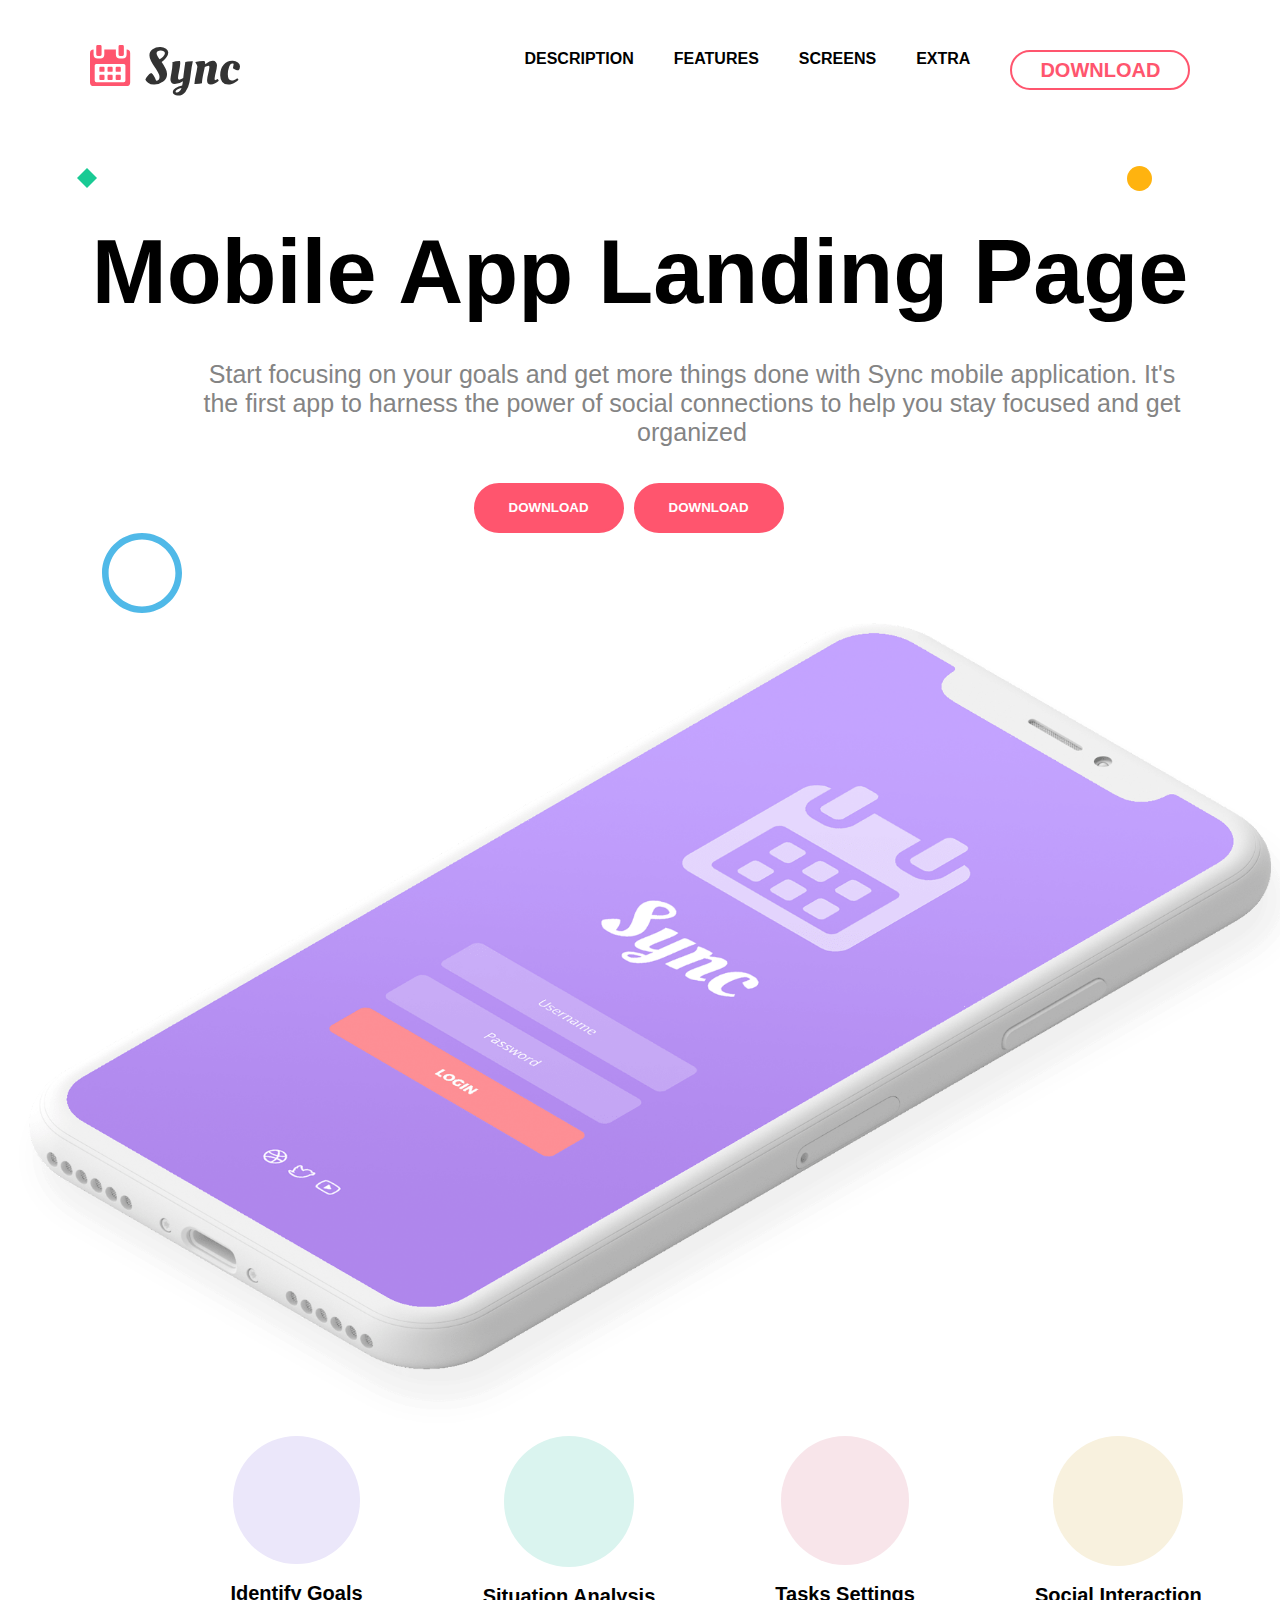
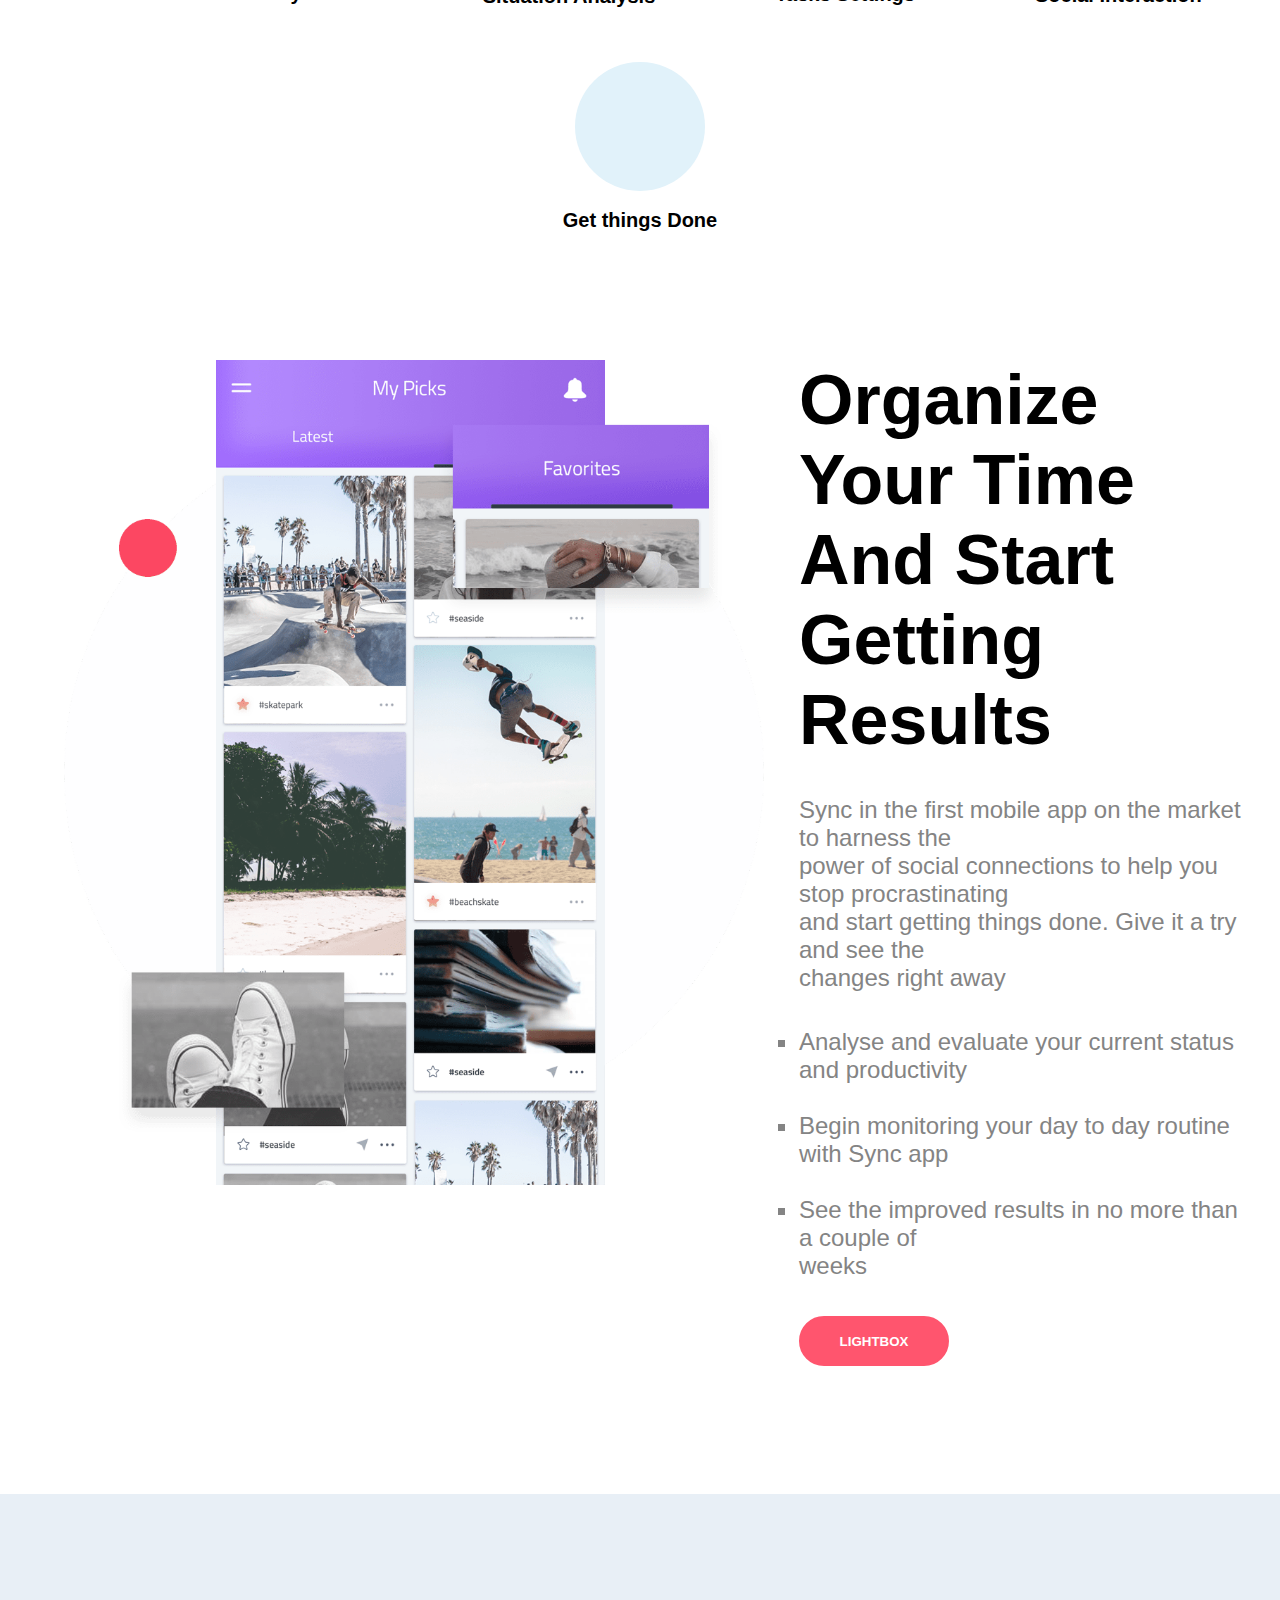
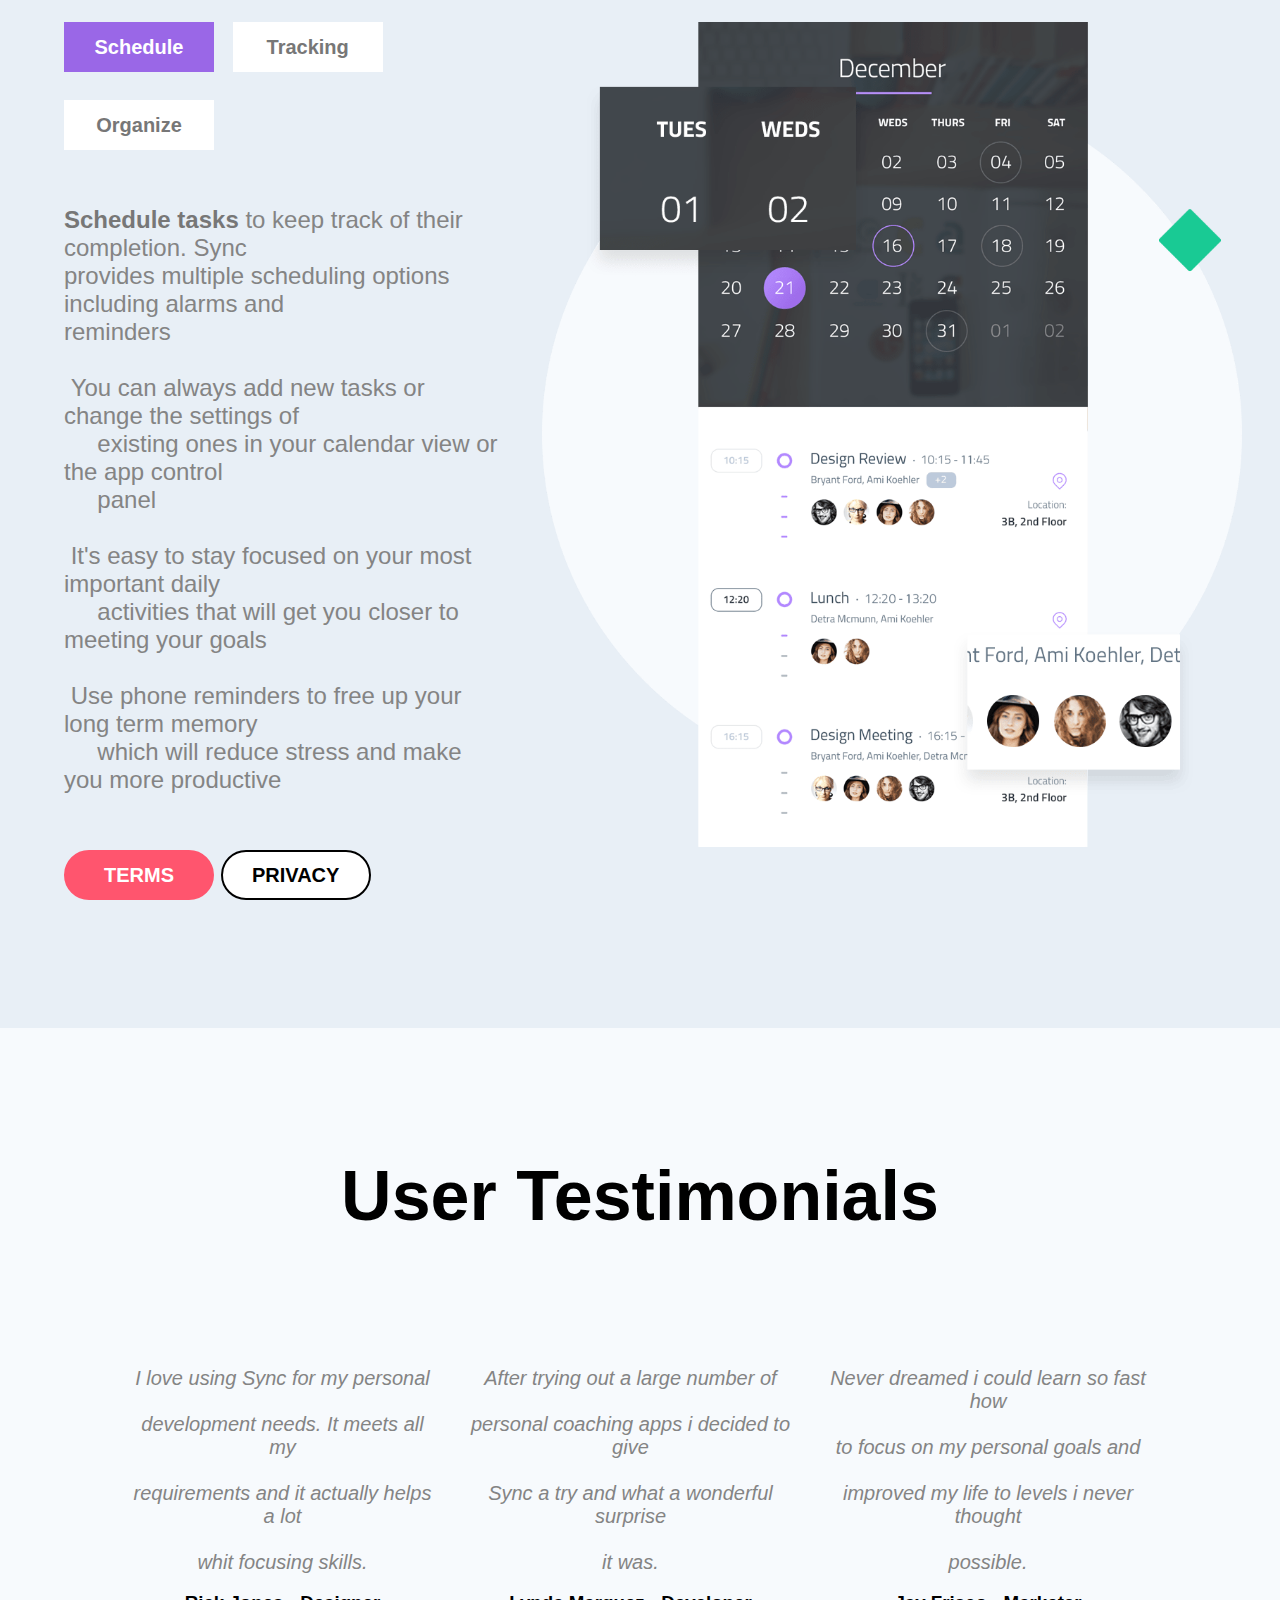
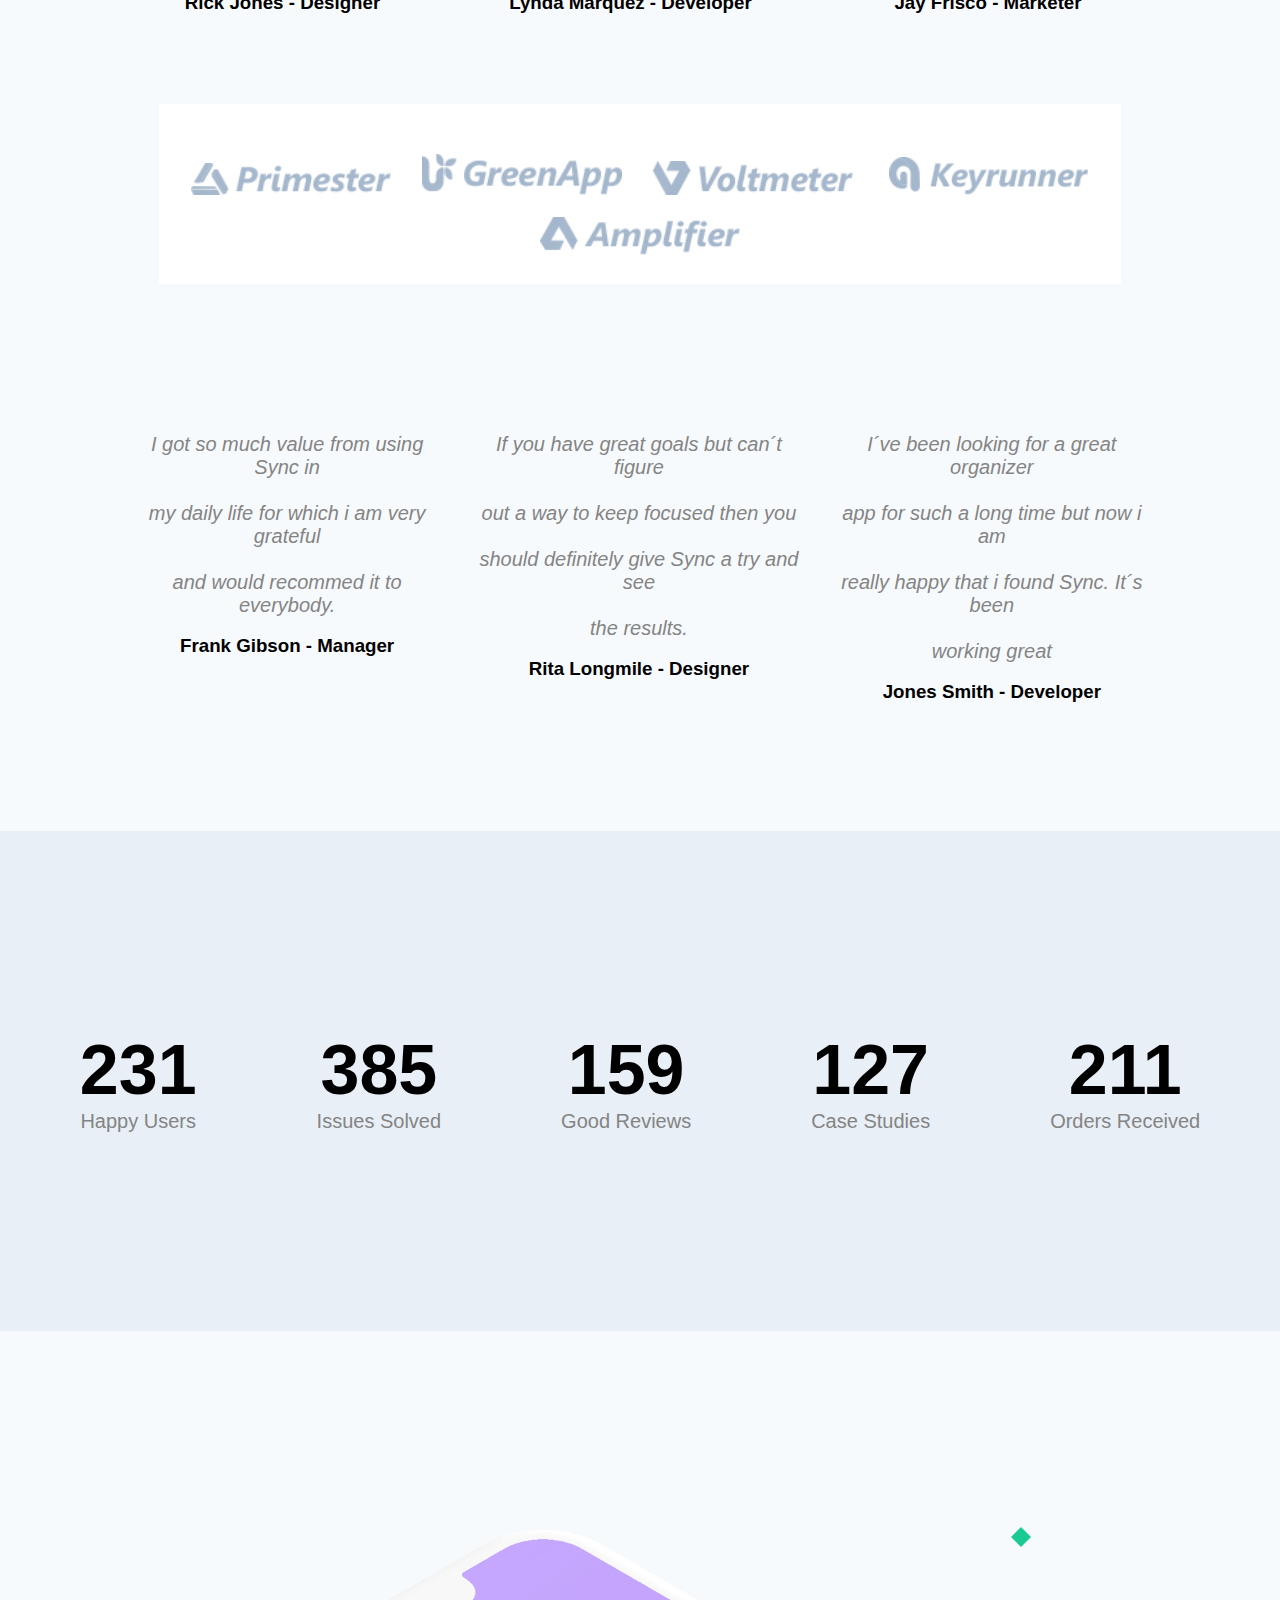
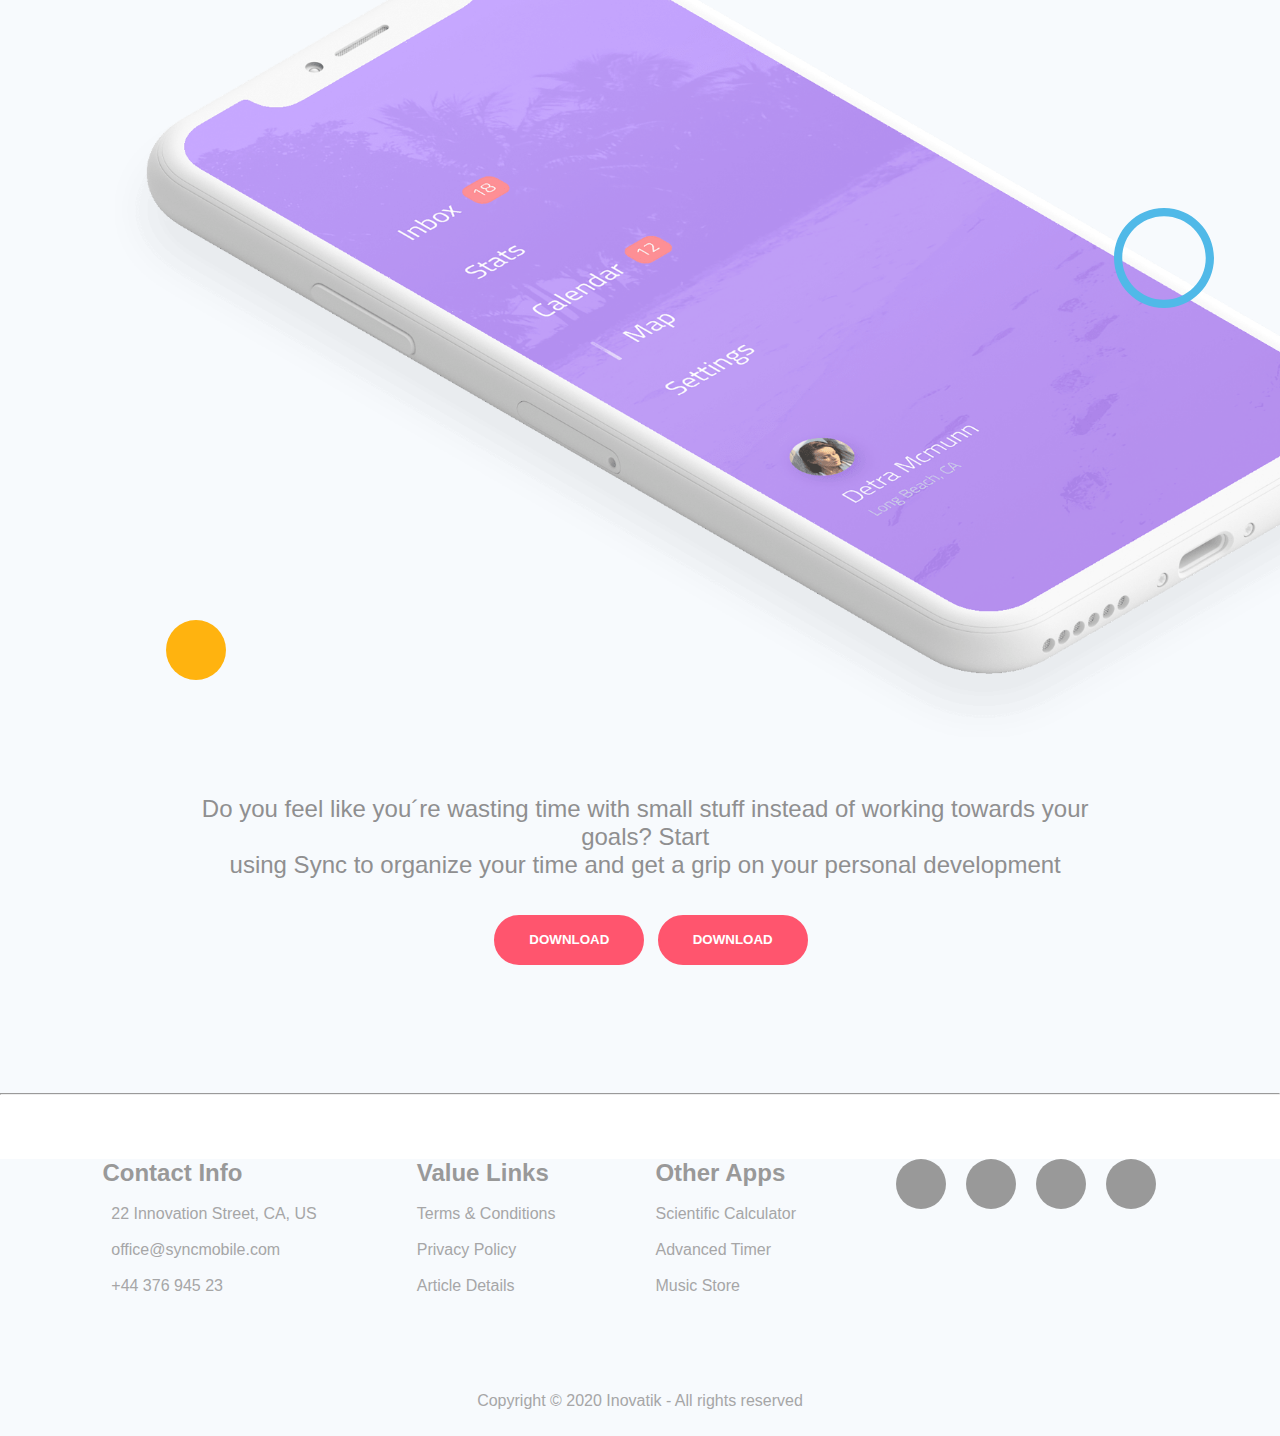
<file: index.html>
<!DOCTYPE html>
<html lang="en">
<head>
    <meta charset="UTF-8">
    <meta name="viewport" content="width=device-width, initial-scale=1.0">
    <title>Document</title>
    <link rel="stylesheet" href="estilos.css">
    <link rel="stylesheet" href="https://cdnjs.cloudflare.com/ajax/libs/font-awesome/6.5.1/css/all.min.css" integrity="sha512-DTOQO9RWCH3ppGqcWaEA1BIZOC6xxalwEsw9c2QQeAIftl+Vegovlnee1c9QX4TctnWMn13TZye+giMm8e2LwA==" crossorigin="anonymous" referrerpolicy="no-referrer" />
</head>
<body>
    <div>
        <header>
            <nav class="menu_header">
            <svg id="Layer_3" class="logo" data-name="Layer 3" xmlns="http://www.w3.org/2000/svg" viewBox="0 0 164.202 55.355"><defs><style>.cls-1{fill:#ff556e;}.cls-2{fill:#333;}</style></defs><title>logo</title><path class="cls-1" d="M15.786,24.635a1.02,1.02,0,0,0-1.021-1.02H11.2a1.02,1.02,0,0,0-1.02,1.02V28.2a1.02,1.02,0,0,0,1.02,1.021h3.562A1.02,1.02,0,0,0,15.786,28.2V24.635h0Z" transform="translate(0.101 0.177)"/><path class="cls-1" d="M24.689,24.635a1.02,1.02,0,0,0-1.02-1.02H20.107a1.02,1.02,0,0,0-1.02,1.02V28.2a1.02,1.02,0,0,0,1.02,1.021h3.563a1.02,1.02,0,0,0,1.02-1.021V24.635Z" transform="translate(0.101 0.177)"/><path class="cls-1" d="M33.592,24.635a1.02,1.02,0,0,0-1.02-1.02H29.01a1.02,1.02,0,0,0-1.021,1.02V28.2a1.02,1.02,0,0,0,1.021,1.021h3.562a1.02,1.02,0,0,0,1.02-1.021V24.635Z" transform="translate(0.101 0.177)"/><path class="cls-1" d="M15.786,33.538a1.02,1.02,0,0,0-1.021-1.02H11.2a1.02,1.02,0,0,0-1.02,1.02V37.1a1.02,1.02,0,0,0,1.02,1.02h3.562a1.02,1.02,0,0,0,1.021-1.02V33.538h0Z" transform="translate(0.101 0.177)"/><path class="cls-1" d="M24.689,33.538a1.02,1.02,0,0,0-1.02-1.02H20.107a1.02,1.02,0,0,0-1.02,1.02V37.1a1.02,1.02,0,0,0,1.02,1.02h3.563a1.02,1.02,0,0,0,1.02-1.02V33.538Z" transform="translate(0.101 0.177)"/><path class="cls-1" d="M33.592,33.538a1.02,1.02,0,0,0-1.02-1.02H29.01a1.02,1.02,0,0,0-1.021,1.02V37.1a1.02,1.02,0,0,0,1.021,1.02h3.563a1.02,1.02,0,0,0,1.02-1.02V33.538h0Z" transform="translate(0.101 0.177)"/><path class="cls-1" d="M39.962,4.83v5.44a4.443,4.443,0,0,1-4.453,4.441H32.7a4.466,4.466,0,0,1-4.48-4.441V4.811H15.556v5.46a4.466,4.466,0,0,1-4.48,4.441H8.267a4.443,4.443,0,0,1-4.453-4.441V4.83A4.05,4.05,0,0,0-.1,8.859V40.742A4.052,4.052,0,0,0,3.93,44.8H39.845a4.056,4.056,0,0,0,4.031-4.055V8.859A4.05,4.05,0,0,0,39.962,4.83Zm-1.3,33.926A1.743,1.743,0,0,1,36.914,40.5H6.784a1.743,1.743,0,0,1-1.743-1.743V22.288a1.743,1.743,0,0,1,1.743-1.743h30.13a1.743,1.743,0,0,1,1.743,1.743V38.757h0Z" transform="translate(0.101 0.177)"/><path class="cls-1" d="M8.257,11.795h2.779a1.527,1.527,0,0,0,1.527-1.526V1.35A1.527,1.527,0,0,0,11.036-.177H8.257A1.527,1.527,0,0,0,6.729,1.35v8.919A1.527,1.527,0,0,0,8.257,11.795Z" transform="translate(0.101 0.177)"/><path class="cls-1" d="M32.663,11.795h2.779a1.526,1.526,0,0,0,1.527-1.526V1.35A1.527,1.527,0,0,0,35.442-.177H32.663A1.527,1.527,0,0,0,31.136,1.35v8.919A1.527,1.527,0,0,0,32.663,11.795Z" transform="translate(0.101 0.177)"/><path class="cls-2" d="M84.225,31.249a10.336,10.336,0,0,1-4.159,8.66A16.071,16.071,0,0,1,69.982,43.1a10.376,10.376,0,0,1-6.58-2.022q-2.594-2.021-2.878-3.447A12.984,12.984,0,0,1,63.2,33.414a9.027,9.027,0,0,1,3.7-2.849q2.9,1.881,5.412,8.375,3.7-.113,3.7-4.045a11.662,11.662,0,0,0-1.737-5.327,51.841,51.841,0,0,0-3.789-5.925,42.459,42.459,0,0,1-3.789-6.21,13.923,13.923,0,0,1-1.737-6.125,7.966,7.966,0,0,1,3.5-6.837,13.235,13.235,0,0,1,7.891-2.507,10.876,10.876,0,0,1,6.809,1.88,5.381,5.381,0,0,1,2.422,4.273,8.361,8.361,0,0,1-1.823,4.9,21.122,21.122,0,0,1-3.646,3.988L78.3,18.486q0.684,0.913,1.652,2.336a42.189,42.189,0,0,1,2.62,4.843A13.668,13.668,0,0,1,84.225,31.249ZM79.867,12.562a8.523,8.523,0,0,0,1.4-1.795,4.286,4.286,0,0,0,.626-2.222,2.3,2.3,0,0,0-1.367-1.965,6.391,6.391,0,0,0-3.275-.8,5.5,5.5,0,0,0-3.191.883,2.538,2.538,0,0,0-1.281,2.108,6.449,6.449,0,0,0,.826,2.849,19.363,19.363,0,0,0,1.623,2.707l0.855,1.083a14.18,14.18,0,0,0,1.794-1.2A20.841,20.841,0,0,0,79.867,12.562Z" transform="translate(0.101 0.177)"/><path class="cls-2" d="M92.714,42.643q-4.786,0-4.785-5.241a61.229,61.229,0,0,1,1.139-7.235,55.09,55.09,0,0,0,1.14-9.971,5.418,5.418,0,0,0-.228-1.6,23.924,23.924,0,0,1,8.432-1.2,9.076,9.076,0,0,1,.285,2.734,51.61,51.61,0,0,1-1.253,8.034,52.576,52.576,0,0,0-1.254,7.862q0,1.767,1.481,1.766a7.928,7.928,0,0,0,4.273-1.766q0.284-3.362,2.278-17.719,1.994-.8,7.179-0.8h1.083a110.152,110.152,0,0,0-2.108,12.307q-1.025,8.033-1.652,11.166a22.668,22.668,0,0,1-4.415,10.228,10.317,10.317,0,0,1-8.4,3.959A6.754,6.754,0,0,1,92.173,54.1,3.224,3.224,0,0,1,90.493,51.3q0-2.279,2.792-4.159a21.733,21.733,0,0,1,7.521-2.905q0.513-2.508.8-4.843A15.545,15.545,0,0,1,92.714,42.643Zm2.764,5.926q-1.91,1.138-1.909,2.222a1.025,1.025,0,0,0,1.226,1.083,4.776,4.776,0,0,0,2.763-1.168,8.54,8.54,0,0,0,2.564-3.789A14.032,14.032,0,0,0,95.478,48.569Z" transform="translate(0.101 0.177)"/><path class="cls-2" d="M115.275,42.587h-1.082a60.561,60.561,0,0,1,1.624-10.255,85.925,85.925,0,0,0,1.623-8.6,6.732,6.732,0,0,0-1.595-3.988l-0.513-.684,0.057-.741a40.561,40.561,0,0,1,9.856-.854,6.342,6.342,0,0,1,.8,3.533q4.957-3.817,8.375-3.817a4.106,4.106,0,0,1,3.276,1.424,5.269,5.269,0,0,1,1.225,3.561,35.913,35.913,0,0,1-1.311,7.378,36.545,36.545,0,0,0-1.311,7.036q0,1.794.456,1.795a10.474,10.474,0,0,0,2.393-1.083l0.684-.342,1.026,1.994q-0.513.457-1.368,1.14a20.281,20.281,0,0,1-3.162,1.852A9.338,9.338,0,0,1,132.2,43.1q-4.16,0-4.159-4.729a38.373,38.373,0,0,1,1.282-7.35,40.243,40.243,0,0,0,1.281-6.894q0-1.539-.969-1.539a8.369,8.369,0,0,0-4.045,1.424q-0.171.97-1.14,5.128-2,8.944-1.994,12.647Q120.46,42.587,115.275,42.587Z" transform="translate(0.101 0.177)"/><path class="cls-2" d="M155.784,20.025q-2.279,0-3.646,3.789a23.726,23.726,0,0,0-1.367,8.118q0,6.838,4.216,6.837a7.417,7.417,0,0,0,2.905-.655,14.228,14.228,0,0,0,2.45-1.281l0.854-.685,1.311,1.767a9.282,9.282,0,0,1-1.823,1.652,25.073,25.073,0,0,1-2.563,1.709,15.1,15.1,0,0,1-3.077,1.254,12.755,12.755,0,0,1-3.7.569q-4.444,0-6.666-2.905a12.534,12.534,0,0,1-2.222-7.806q0-6.779,3.731-11a12.237,12.237,0,0,1,9.6-4.216,9.683,9.683,0,0,1,6.067,1.738,5.226,5.226,0,0,1,2.25,4.273,6.4,6.4,0,0,1-1.595,4.358,10.616,10.616,0,0,1-3.3-.627,7.651,7.651,0,0,1-2.849-1.538l0.854-5.014A2.548,2.548,0,0,0,155.784,20.025Z" transform="translate(0.101 0.177)"/></svg>
            
                <ul class="menu">
                    <li><a href="index.html#descripcion"><p>DESCRIPTION</p></a></li>
                    <li><a href=""><p>FEATURES </p></a></li>
                    <li><a href="index.html#SCREENS"><p>SCREENS</p></a></li>
                    <li><a href=""><p>EXTRA</p></a>
                    <ul class="menu_1">
                        <li><a href="article.html"><p>Article Details</p></a></li>
                        <hr color="#daf4ef">
                        <li><a href="conditions.html"><p>TERMS CONDITIONS</p></a></li>
                        <hr color="#daf4ef">
                        <li><a href="privacy.html"><p>PRIVACY POLICY</p></a></li>
                    </ul>
                    </li>
                        <li><button class="download_menu"><p>DOWNLOAD </p></button></li>
                </ul>
           </nav>
        </header>
            <div class="diamante_verde-circulo_amarillo">
                <img src="img/decorative-green-diamond.svg" alt="" class="diamante_verde">
            <img src="img/decorative-yellow-circle.svg" alt="" class="circulo_amarillo">
            </div>
            
           <div class="titulo1_descripcion"> 
            <div>
                <h1 id="INICIO" >Mobile App Landing Page</h1>
                <br><br>
                <p>Start focusing on your goals and get more things done with Sync mobile application. It's the first app to harness the power of social connections to help you stay focused and get organized</p>
            </div>
            <br><br>
            <div class="botones_titulo1">
                <div><button class="boton_apple"><i class="fa-brands fa-apple"></i> DOWNLOAD</button></div>
                <div><button class="boton_googleplay"><i class="fa-brands fa-google-play"></i> DOWNLOAD</button></div>
            </div>
                <div class="circulo_azul"><img src="img/decorative-blue-circle.svg" alt="" ></div>
               <img src="img/header-iphone.png" alt="" width="1300px" class="celular_1" >
            </div>
            <div class="items">
                <div class="item_user">
                    <i class="fa-solid fa-users" widht="80px"></i>
                    <br>
                    <p>Identify Goals</p>
                </div>
                <div class="item_code">
                    <i class="fa-solid fa-code"></i>
                    <br>
                    <p>Situation Analysis</p>
                </div>
                <div class="item_ajuste">
                    <i class="fa-solid fa-gear"></i>
                    <br>
                    <p>Tasks Settings</p>
                </div>
                <div class="item_comentario">
                    <i class="fa-solid fa-comments"></i>
                    <br>
                    <p>Social Interaction</p>
                </div>
            </div>
            <br><br><br>
            <div class="items_cohete">
                <div class="item_cohete">
                    <i class="fa-solid fa-rocket"></i>
                    <br>
                    <p>Get things Done </p>
                </div>
            </div>
            <div class="titulo_2">
                <div ><img src="img/description-1-app.png" alt=""  width="700px"></div>
                <div class="contenido_titulo_2">
                <h1 id="descripcion">Organize Your Time And Start Getting Results</h1>
                <br><br>
                    <p>Sync in the first mobile app on the market to harness the
                    <br>
                    power of social connections to help you stop procrastinating
                    <br>
                    and start getting things done. Give it a try and see the
                    <br>
                    changes right away </p>
                </p>
                <br><br>
                <ul class="lista_imagen2">
                    <li>Analyse and evaluate your current status and productivity</li>
                    <br>
                    <li>Begin monitoring your day to day routine with Sync app </li>
                    <br>
                    <li>See the improved results in no more than a couple of <br>weeks </li>

                </ul>
                <br><br>
                <button class="boton_imagen2">LIGHTBOX</button>
            </div>
            </div>
            <div class="schedule">
                    <div class="contenido_schedule">
                        <button class="boton_schedule"><i class="fa-regular fa-clock"></i>Schedule</button>
                        <button class="boton_tracking"><i class="fa-solid fa-list"></i>Tracking</button>
                <br><br>
                        <button class="botn_organize"><i class="fa-solid fa-calendar-days"></i>Organize</button>
                <br><br><br>
                    <p><b>Schedule tasks</b> to keep track of their completion. Sync
                        <br>
                        provides multiple scheduling options including alarms and
                        <br> 
                        reminders</p>
                        <br>
                    <ul class="lista_schedule">
                        <li>
                            <i class="fa-regular fa-square-check" style="color: #63d7b6;"></i> &nbsp;You can always add new tasks or change the settings of 
                            <br>&nbsp;&nbsp;&nbsp;&nbsp;&nbsp;existing ones in your calendar view or the app control 
                            <br>&nbsp;&nbsp;&nbsp;&nbsp;&nbsp;panel
                        </li>
                        <br>
                        <li>
                            <i class="fa-regular fa-square-check" style="color: #63d7b6;"></i> &nbsp;It's easy to stay focused on your most important daily 
                            <br>&nbsp;&nbsp;&nbsp;&nbsp;&nbsp;activities that will get you closer to meeting your goals 
                        </li>
                        <br>
                        <li>
                            <i class="fa-regular fa-square-check" style="color: #63d7b6;"></i> &nbsp;Use phone reminders to free up your long term memory 
                            <br>&nbsp;&nbsp;&nbsp;&nbsp;&nbsp;which will reduce stress and make you more productive
                        </li>
                    </ul>
                    <br><br>
                    <button class="boton_terms">
                    TERMS
                    </button>
                    <button class="boton_privacy">
                    PRIVACY
                    </button>
                </div>
                    <div>
                        <img src="img/description-2-app.png" alt="" class="imagen_schedule" width="700px">
                    </div>
            </div>
            <div class="titulo_user-testimonials">
                <h1 id="SCREENS">User Testimonials</h1>
                <br><br><br><br>
                <div class="opiniones_usuarios">
                    <div class="opiniones" >
                        <div class="textos">
                            <i class="fa-solid fa-star" style="color: #ffb30f;"></i> <i class="fa-solid fa-star" style="color: #ffb30f;"></i> <i class="fa-solid fa-star" style="color: #ffb30f;"></i> <i class="fa-solid fa-star" style="color: #ffb30f;"></i> <i class="fa-solid fa-star" style="color: #ffb30f;"></i>
                            <br><br><br>
                            <i>
                                I love using Sync for my personal 
                                <br><br>
                                development needs. It meets all my
                                <br><br>
                                requirements and it actually helps a lot
                                <br><br>
                                whit focusing skills.
                            </i>
                            <br><br>
                            <h3><b>Rick Jones - Designer</b></h3>
                        </div>
                    </div>
                    <div class="opiniones" >
                        <div class="textos">
                            <i class="fa-solid fa-star" style="color: #ffb30f;"></i> <i class="fa-solid fa-star" style="color: #ffb30f;"></i> <i class="fa-solid fa-star" style="color: #ffb30f;"></i> <i class="fa-solid fa-star" style="color: #ffb30f;"></i> <i class="fa-solid fa-star" style="color: #ffb30f;"></i>
                            <br><br><br>
                            <i>
                                After trying out a large number of
                                <br><br>
                                personal coaching apps i decided to give
                                <br><br>
                                Sync a try and what a wonderful surprise
                                <br><br>
                                it was.
                            </i>
                            <br><br>
                            <h3><b>Lynda Marquez - Developer</b></h3>
                        </div>
                    </div>
                    <div class="opiniones" >
                        <div class="textos">
                            <i class="fa-solid fa-star" style="color: #ffb30f;"></i> <i class="fa-solid fa-star" style="color: #ffb30f;"></i> <i class="fa-solid fa-star" style="color: #ffb30f;"></i> <i class="fa-solid fa-star" style="color: #ffb30f;"></i> <i class="fa-solid fa-star" style="color: #ffb30f;"></i>
                            <br><br><br>
                            <i>
                                Never dreamed i could learn so fast how
                                <br><br>
                                to focus on my personal goals and 
                                <br><br>
                                improved my life to levels i never thought
                                <br><br>
                                possible.
                            </i>
                            <br><br>
                            <h3>Jay Frisco - Marketer</h3>
                        </div>
                    </div>
                </div>
                <br><br><br><br><br>
                <div class="imagen_user-testimonials">
                    <div class="imagen_usertestimonials">
                        <img src="img/customer-logo-1.png" alt="" width="200px">&nbsp;&nbsp;&nbsp;&nbsp;&nbsp;&nbsp;&nbsp;<img src="img/customer-logo-2.png" alt="" width="200px">&nbsp;&nbsp;&nbsp;&nbsp;&nbsp;&nbsp;&nbsp;<img src="img/customer-logo-3.png" alt="" width="200px">&nbsp;&nbsp;&nbsp;&nbsp;&nbsp;&nbsp;&nbsp;&nbsp;<img src="img/customer-logo-4.png" alt="" width="200px">
                    </div>
                    <br>
                    <div>
                        <img src="img/customer-logo-5.png" alt="" width="200px">
                    </div>
                </div>
                <br><br><br><br><br>
                <div class="opiniones_usuarios">
                    <div class="opiniones" >
                            <div class="textos">
                                <i class="fa-solid fa-star" style="color: #ffb30f;"></i> <i class="fa-solid fa-star" style="color: #ffb30f;"></i> <i class="fa-solid fa-star" style="color: #ffb30f;"></i> <i class="fa-solid fa-star" style="color: #ffb30f;"></i> <i class="fa-solid fa-star" style="color: #ffb30f;"></i>
                                <br><br><br>
                                <i>I got so much value from using Sync in
                                    <br><br>
                                    my daily life for which i am very grateful
                                    <br><br>
                                    and would recommed it to everybody.
                                </i>
                                <br><br>
                                <h3><b>Frank Gibson - Manager</b></h3>
                            </div>
                    </div>
                    <div class="opiniones" >
                        <div class="textos">
                            <i class="fa-solid fa-star" style="color: #ffb30f;"></i> <i class="fa-solid fa-star" style="color: #ffb30f;"></i> <i class="fa-solid fa-star" style="color: #ffb30f;"></i> <i class="fa-solid fa-star" style="color: #ffb30f;"></i> <i class="fa-solid fa-star" style="color: #ffb30f;"></i>
                            <br><br><br>
                            <i>
                                If you have great goals but can´t figure 
                                <br><br>
                                out a way to keep focused then you 
                                <br><br>
                                should definitely give Sync a try and see 
                                <br><br>
                                the results.
                            </i>
                            <br><br>
                            <h3><b>Rita Longmile - Designer</b></h3>
                        </div>
                    </div>
                    <div class="opiniones" >
                        <div class="textos">
                            <i class="fa-solid fa-star" style="color: #ffb30f;"></i> <i class="fa-solid fa-star" style="color: #ffb30f;"></i> <i class="fa-solid fa-star" style="color: #ffb30f;"></i> <i class="fa-solid fa-star" style="color: #ffb30f;"></i> <i class="fa-solid fa-star" style="color: #ffb30f;"></i>
                            <br><br><br>
                            <i>
                                I´ve been looking for a great organizer
                                <br><br>
                                app for such a long time but now i am 
                                <br><br>
                                really happy that i found Sync. It´s been
                                <br><br>
                                working great
                            </i>
                            <br><br>
                            <h3>Jones Smith - Developer</h3>
                        </div>
                    </div>
                </div>
                </div>
            <div class="logos_estadisticas">
                <div class="logos_estadisticasuser">
                    <i class="fa-solid fa-users"></i>
                    <h1>231</h1>
                    <p>Happy Users</p>
                </div>
                <div class="logos_estadisticascode">
                    <i class="fa-solid fa-code"></i>
                    <h1>385</h1>
                    <p>Issues Solved</p>
                </div>
                <div class="logos_estadisticasajuste">
                    <i class="fa-solid fa-gear"></i>
                    <h1>159</h1>
                    <p>Good Reviews</p>
                </div>
                <div class="logos_estadisticascomentario">
                    <i class="fa-solid fa-comments"></i>
                    <h1>127</h1>
                    <p>Case Studies</p>
                </div>
                <div class="logos_estadisticascohete">
                    <i class="fa-solid fa-rocket"></i>
                    <h1>211</h1>
                    <p>Orders Received</p>
                </div>
            </div>
            <div class="ultima_imagen">
                <div class="diamante_verde1">
                    <img src="img/decorative-green-diamond.svg" alt="" >
                </div>
                <div class="circulo_azul1">
                    <img src="img/decorative-blue-circle.svg" alt="" >
                </div>
                <div class="imagen_ultimo">
                    <img src="img/download-iphone.png" width="1300px" alt="">
                </div>
                <div class="circulo_amarillo1">
                    <img src="img/decorative-yellow-circle.svg" alt="" width="60px">
                </div>
                <br><br><br>
                    <p class="parrafo_ultimaimagen">
                        Do you feel like you´re wasting time with small stuff instead of working
                        towards your goals? Start 
                        <br>
                        using Sync to organize your time and get a grip on your personal
                        development
                    </p>
                    <br><br>
                <div class="ultimos_botones">
                    <button class="boton_apple"><i class="fa-brands fa-apple"></i> DOWNLOAD</button>&nbsp;&nbsp;
                    <button class="boton_googleplay"><i class="fa-brands fa-google-play"></i> DOWNLOAD</button>
                </div>
            </div>
            <hr>
        <footer>
            <div class="footer">
                <div class="contact_info">
                    <h2>Contact Info</h2>
                    <br>
                    <ul>
                        <li><i class="fa-solid fa-location-dot"></i> &nbsp;&nbsp;22 Innovation Street, CA, US</li>
                        <br>
                        <li><i class="fa-solid fa-envelope"></i> &nbsp;&nbsp;office@syncmobile.com</li>
                        <br>
                        <li><i class="fa-solid fa-phone"></i> &nbsp;&nbsp;+44 376 945 23</li>
                    </ul>
                </div>
                <div class="value_links">
                    <h2>Value Links</h2>
                    <br>
                    <ul>
                        <li>Terms & Conditions</li>
                        <br>
                        <li>Privacy Policy</li>
                        <br>
                        <li>Article Details</li>
                    </ul>
                </div>
                <div class="other_apps">
                    <h2>Other Apps</h2>
                    <br>
                    <ul>
                        <li>Scientific Calculator</li>
                        <br>
                        <li>Advanced Timer</li>
                        <br>
                        <li>Music Store</li>
                    </ul>
                </div>
                <div class="logos_footer">
                    <nav>
                        <div class="facebook_logo">
                            <i class="fa-brands fa-facebook-f" style="color: #ffffff;"></i>
                        </div>
                        <div class="twitter_logo">
                            <i class="fa-brands fa-twitter" style="color: #ffffff;"></i>
                        </div>
                        <div class="pinterest_logo">
                            <i class="fa-brands fa-pinterest-p" style="color: #ffffff;"></i>
                        </div>
                        <div class="instagram_logo">
                            <i class="fa-brands fa-instagram" style="color: #ffffff;"></i>
                        </div>
                    </nav>
            </div>
        </div>
        <br><br><br><br>
            <div class="copyright">
                <p>Copyright &#169 2020 Inovatik - All rights reserved</p>
            </div>
        </footer>
    </div>
</body>
</html>
</file>
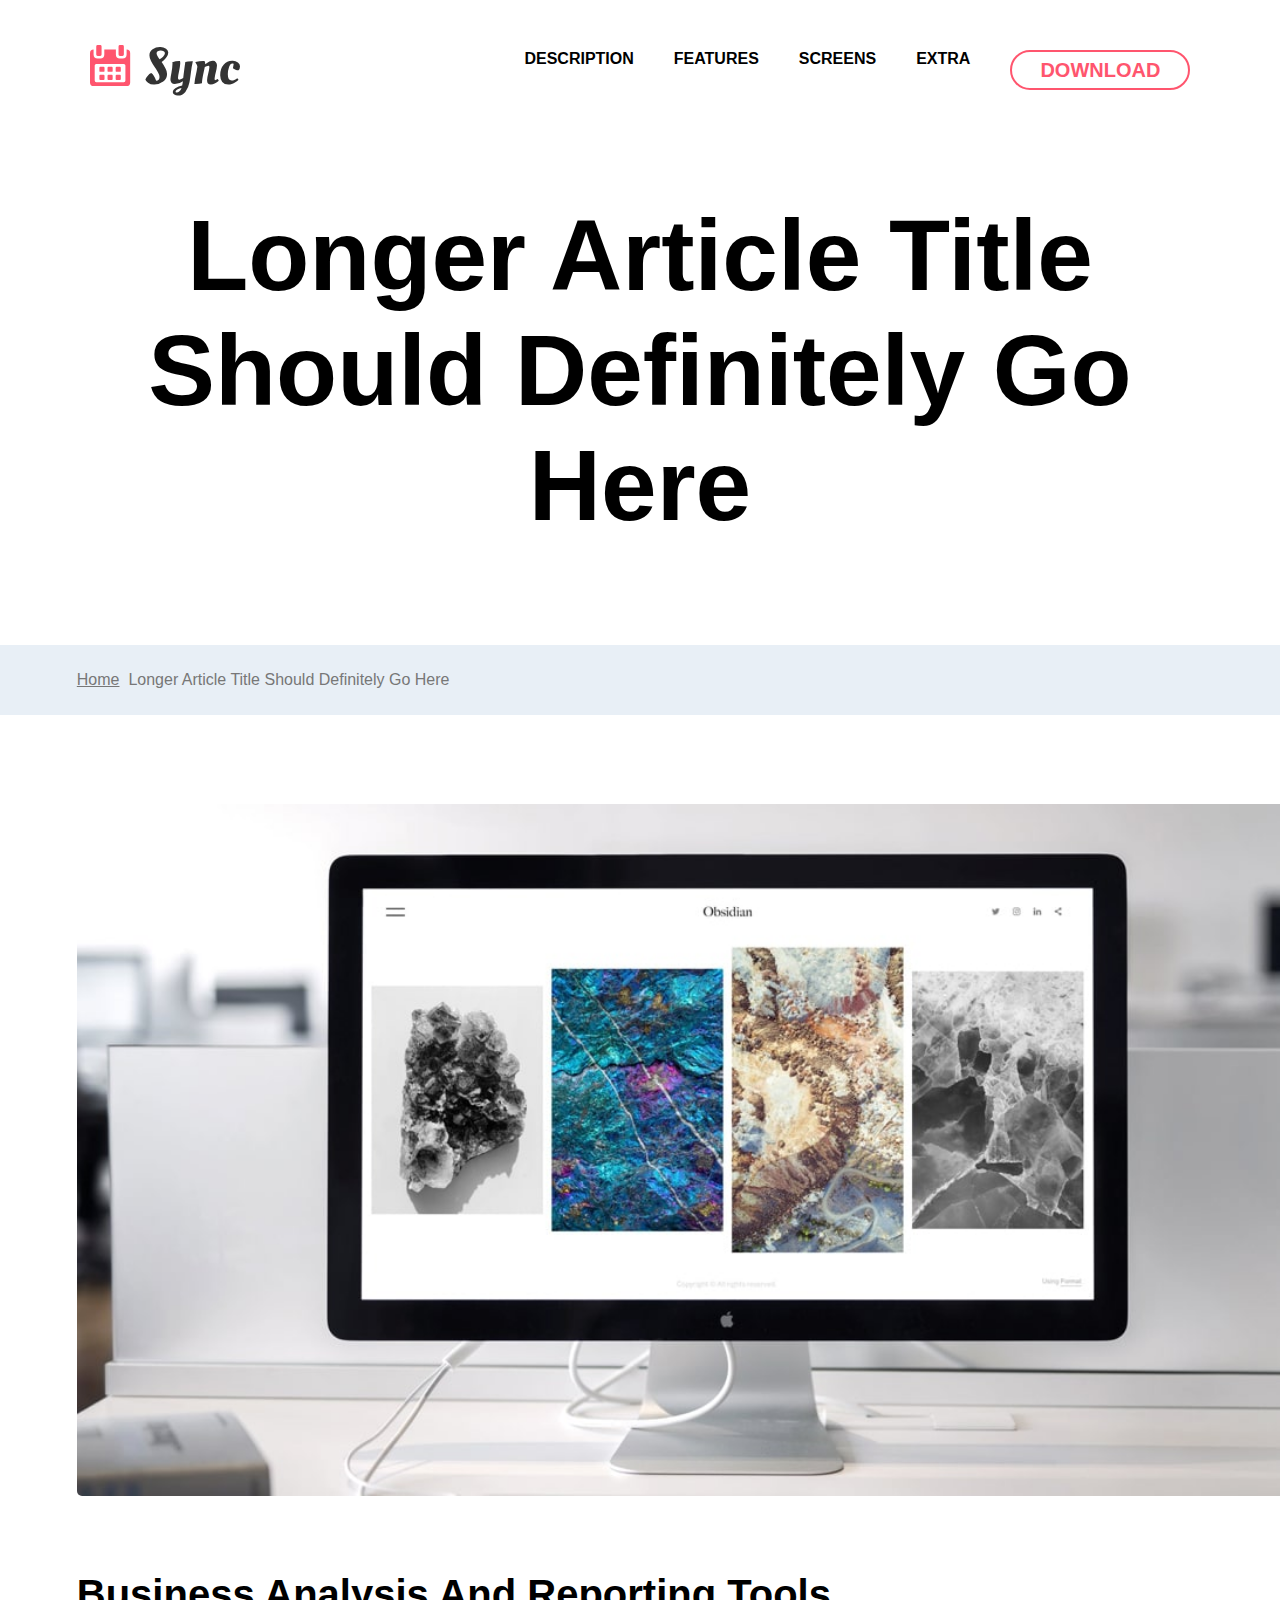
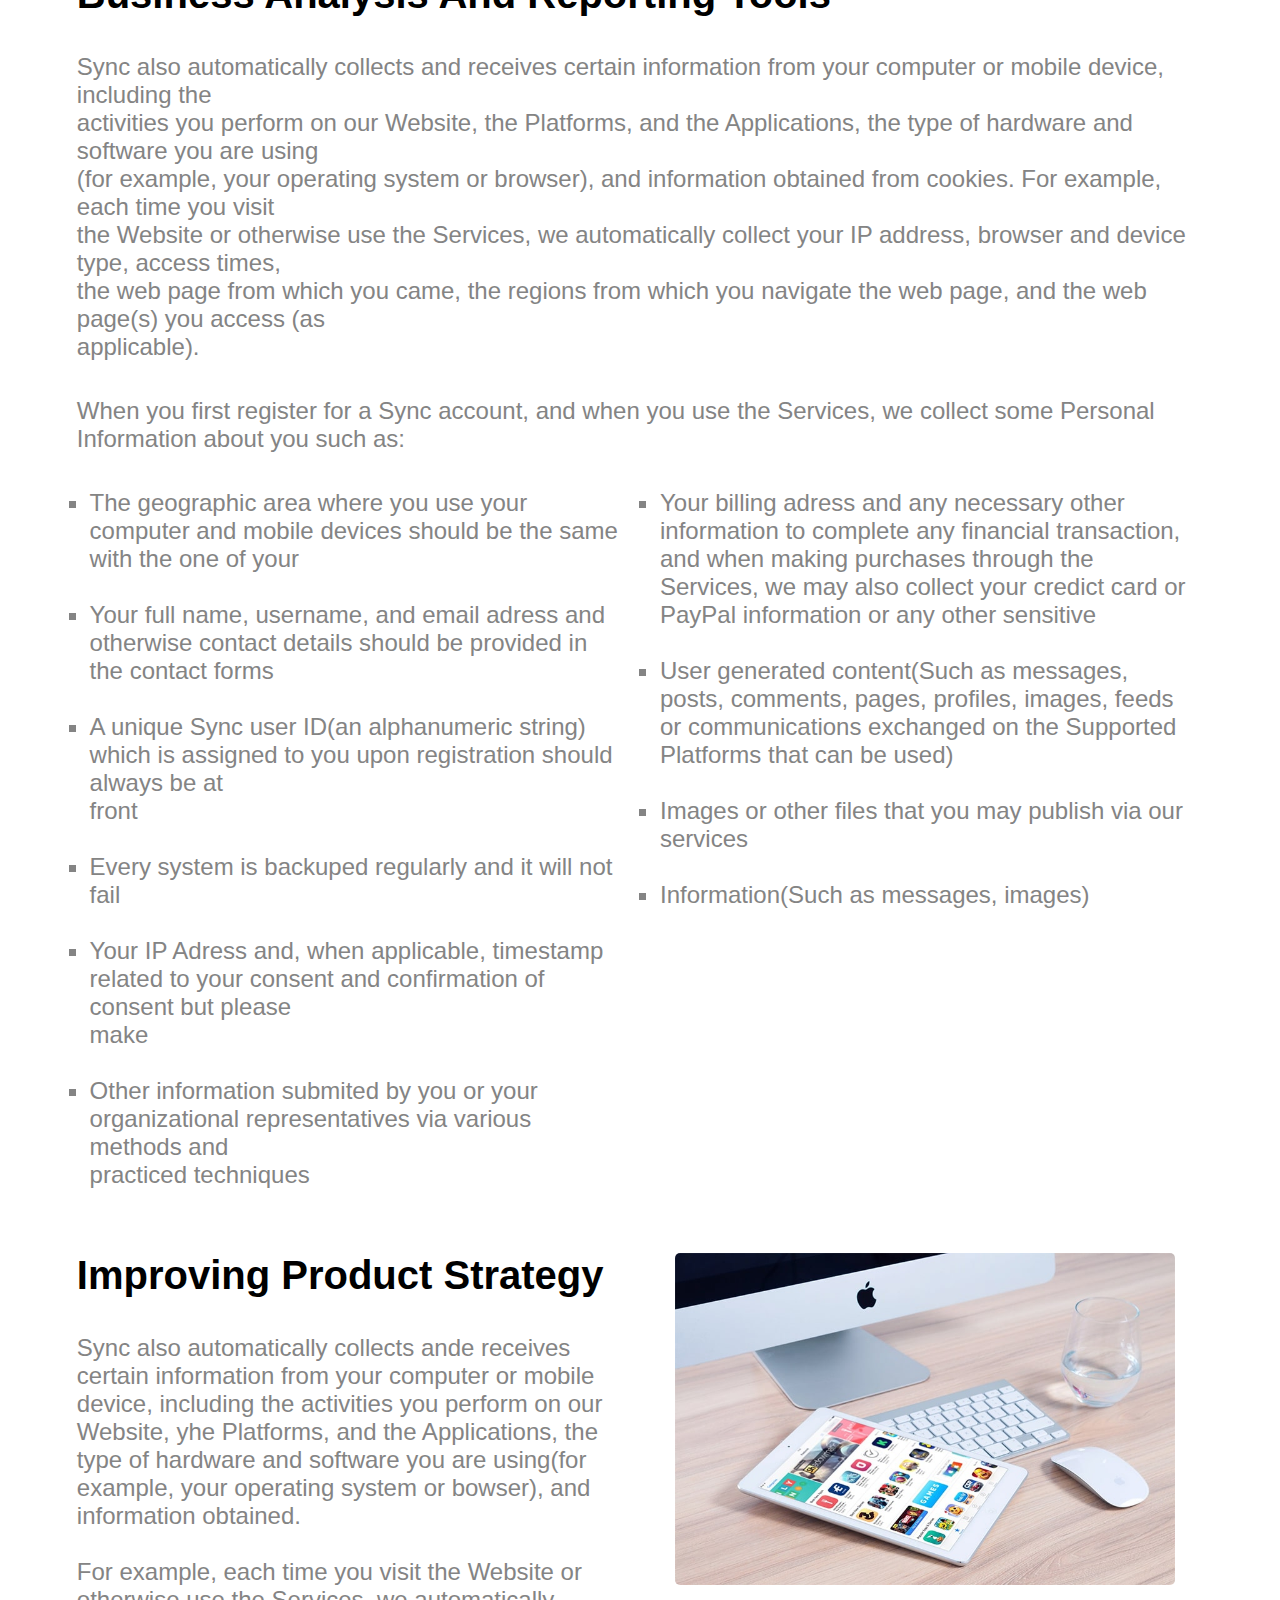
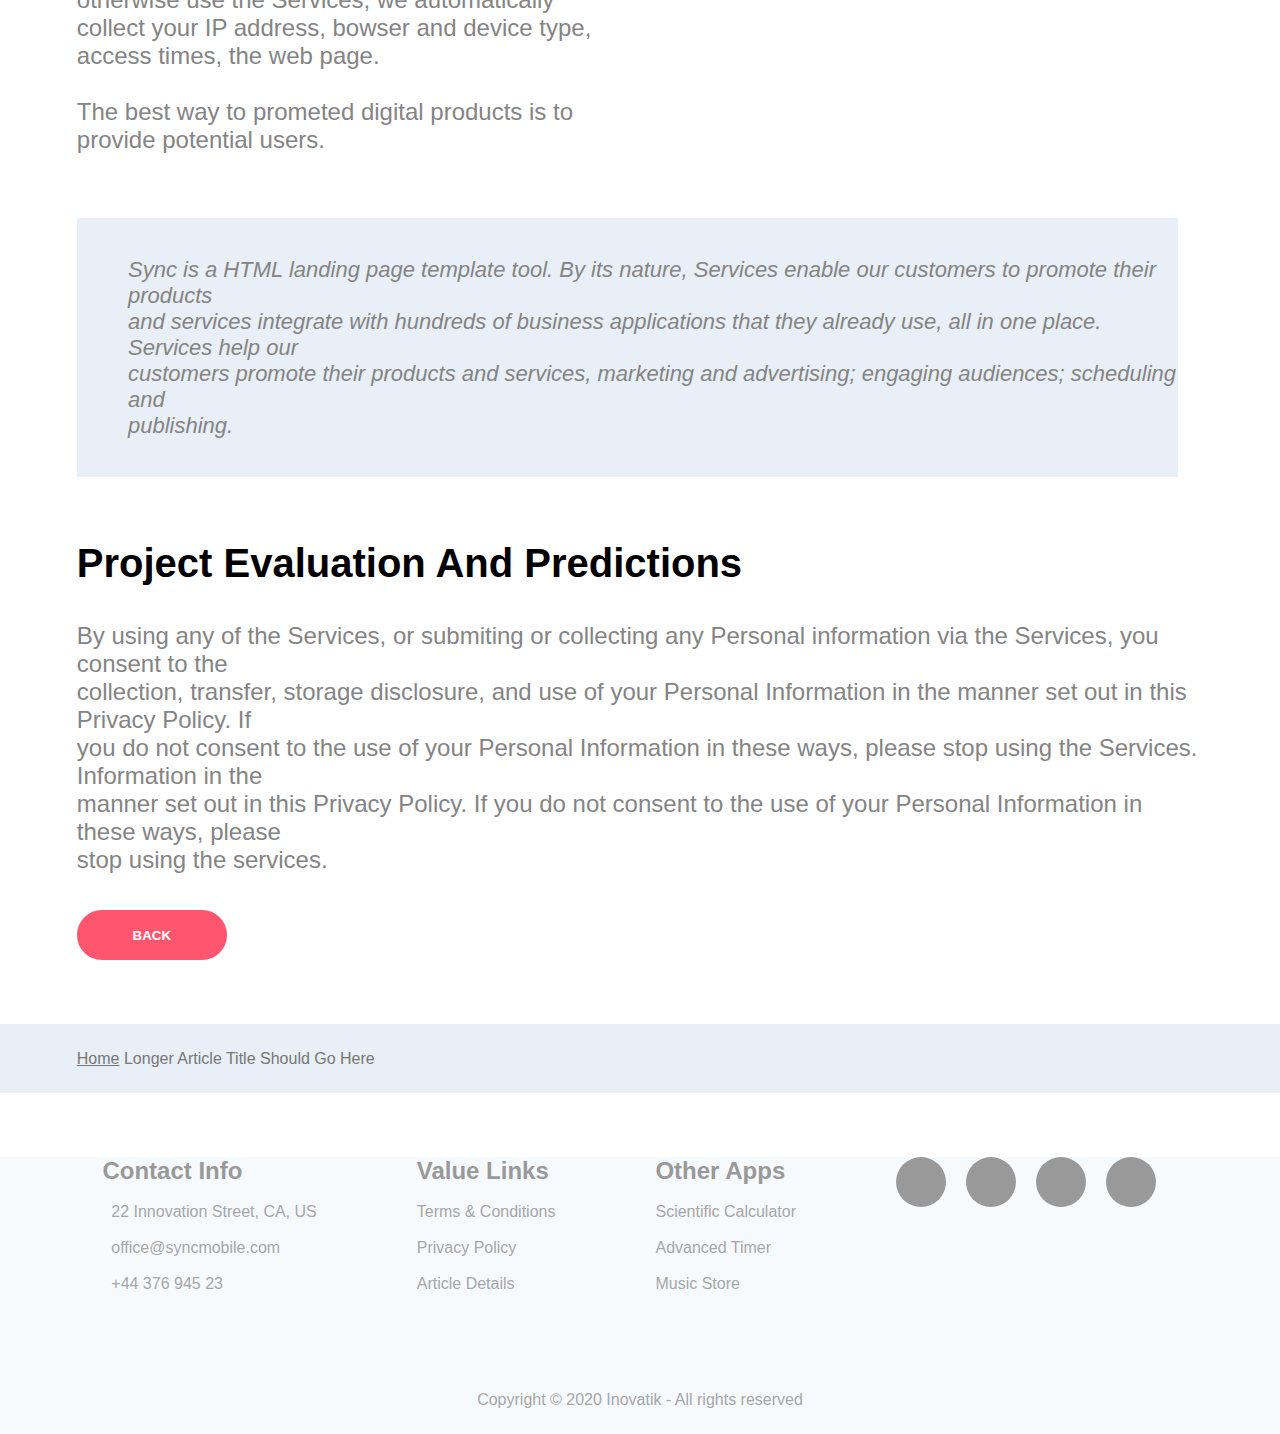
<file: article.html>
<!DOCTYPE html>
<html lang="en">
<head>
    <meta charset="UTF-8">
    <meta name="viewport" content="width=device-width, initial-scale=1.0">
    <title>Document</title>
    <link rel="stylesheet" href="estilos.css">
    <link rel="stylesheet" href="https://cdnjs.cloudflare.com/ajax/libs/font-awesome/6.5.1/css/all.min.css" integrity="sha512-DTOQO9RWCH3ppGqcWaEA1BIZOC6xxalwEsw9c2QQeAIftl+Vegovlnee1c9QX4TctnWMn13TZye+giMm8e2LwA==" crossorigin="anonymous" referrerpolicy="no-referrer" />
</head>
<body>
    <div>
        <header>
            <nav class="menu_header">
            <svg id="Layer_3" class="logo" data-name="Layer 3" xmlns="http://www.w3.org/2000/svg" viewBox="0 0 164.202 55.355"><defs><style>.cls-1{fill:#ff556e;}.cls-2{fill:#333;}</style></defs><title>logo</title><path class="cls-1" d="M15.786,24.635a1.02,1.02,0,0,0-1.021-1.02H11.2a1.02,1.02,0,0,0-1.02,1.02V28.2a1.02,1.02,0,0,0,1.02,1.021h3.562A1.02,1.02,0,0,0,15.786,28.2V24.635h0Z" transform="translate(0.101 0.177)"/><path class="cls-1" d="M24.689,24.635a1.02,1.02,0,0,0-1.02-1.02H20.107a1.02,1.02,0,0,0-1.02,1.02V28.2a1.02,1.02,0,0,0,1.02,1.021h3.563a1.02,1.02,0,0,0,1.02-1.021V24.635Z" transform="translate(0.101 0.177)"/><path class="cls-1" d="M33.592,24.635a1.02,1.02,0,0,0-1.02-1.02H29.01a1.02,1.02,0,0,0-1.021,1.02V28.2a1.02,1.02,0,0,0,1.021,1.021h3.562a1.02,1.02,0,0,0,1.02-1.021V24.635Z" transform="translate(0.101 0.177)"/><path class="cls-1" d="M15.786,33.538a1.02,1.02,0,0,0-1.021-1.02H11.2a1.02,1.02,0,0,0-1.02,1.02V37.1a1.02,1.02,0,0,0,1.02,1.02h3.562a1.02,1.02,0,0,0,1.021-1.02V33.538h0Z" transform="translate(0.101 0.177)"/><path class="cls-1" d="M24.689,33.538a1.02,1.02,0,0,0-1.02-1.02H20.107a1.02,1.02,0,0,0-1.02,1.02V37.1a1.02,1.02,0,0,0,1.02,1.02h3.563a1.02,1.02,0,0,0,1.02-1.02V33.538Z" transform="translate(0.101 0.177)"/><path class="cls-1" d="M33.592,33.538a1.02,1.02,0,0,0-1.02-1.02H29.01a1.02,1.02,0,0,0-1.021,1.02V37.1a1.02,1.02,0,0,0,1.021,1.02h3.563a1.02,1.02,0,0,0,1.02-1.02V33.538h0Z" transform="translate(0.101 0.177)"/><path class="cls-1" d="M39.962,4.83v5.44a4.443,4.443,0,0,1-4.453,4.441H32.7a4.466,4.466,0,0,1-4.48-4.441V4.811H15.556v5.46a4.466,4.466,0,0,1-4.48,4.441H8.267a4.443,4.443,0,0,1-4.453-4.441V4.83A4.05,4.05,0,0,0-.1,8.859V40.742A4.052,4.052,0,0,0,3.93,44.8H39.845a4.056,4.056,0,0,0,4.031-4.055V8.859A4.05,4.05,0,0,0,39.962,4.83Zm-1.3,33.926A1.743,1.743,0,0,1,36.914,40.5H6.784a1.743,1.743,0,0,1-1.743-1.743V22.288a1.743,1.743,0,0,1,1.743-1.743h30.13a1.743,1.743,0,0,1,1.743,1.743V38.757h0Z" transform="translate(0.101 0.177)"/><path class="cls-1" d="M8.257,11.795h2.779a1.527,1.527,0,0,0,1.527-1.526V1.35A1.527,1.527,0,0,0,11.036-.177H8.257A1.527,1.527,0,0,0,6.729,1.35v8.919A1.527,1.527,0,0,0,8.257,11.795Z" transform="translate(0.101 0.177)"/><path class="cls-1" d="M32.663,11.795h2.779a1.526,1.526,0,0,0,1.527-1.526V1.35A1.527,1.527,0,0,0,35.442-.177H32.663A1.527,1.527,0,0,0,31.136,1.35v8.919A1.527,1.527,0,0,0,32.663,11.795Z" transform="translate(0.101 0.177)"/><path class="cls-2" d="M84.225,31.249a10.336,10.336,0,0,1-4.159,8.66A16.071,16.071,0,0,1,69.982,43.1a10.376,10.376,0,0,1-6.58-2.022q-2.594-2.021-2.878-3.447A12.984,12.984,0,0,1,63.2,33.414a9.027,9.027,0,0,1,3.7-2.849q2.9,1.881,5.412,8.375,3.7-.113,3.7-4.045a11.662,11.662,0,0,0-1.737-5.327,51.841,51.841,0,0,0-3.789-5.925,42.459,42.459,0,0,1-3.789-6.21,13.923,13.923,0,0,1-1.737-6.125,7.966,7.966,0,0,1,3.5-6.837,13.235,13.235,0,0,1,7.891-2.507,10.876,10.876,0,0,1,6.809,1.88,5.381,5.381,0,0,1,2.422,4.273,8.361,8.361,0,0,1-1.823,4.9,21.122,21.122,0,0,1-3.646,3.988L78.3,18.486q0.684,0.913,1.652,2.336a42.189,42.189,0,0,1,2.62,4.843A13.668,13.668,0,0,1,84.225,31.249ZM79.867,12.562a8.523,8.523,0,0,0,1.4-1.795,4.286,4.286,0,0,0,.626-2.222,2.3,2.3,0,0,0-1.367-1.965,6.391,6.391,0,0,0-3.275-.8,5.5,5.5,0,0,0-3.191.883,2.538,2.538,0,0,0-1.281,2.108,6.449,6.449,0,0,0,.826,2.849,19.363,19.363,0,0,0,1.623,2.707l0.855,1.083a14.18,14.18,0,0,0,1.794-1.2A20.841,20.841,0,0,0,79.867,12.562Z" transform="translate(0.101 0.177)"/><path class="cls-2" d="M92.714,42.643q-4.786,0-4.785-5.241a61.229,61.229,0,0,1,1.139-7.235,55.09,55.09,0,0,0,1.14-9.971,5.418,5.418,0,0,0-.228-1.6,23.924,23.924,0,0,1,8.432-1.2,9.076,9.076,0,0,1,.285,2.734,51.61,51.61,0,0,1-1.253,8.034,52.576,52.576,0,0,0-1.254,7.862q0,1.767,1.481,1.766a7.928,7.928,0,0,0,4.273-1.766q0.284-3.362,2.278-17.719,1.994-.8,7.179-0.8h1.083a110.152,110.152,0,0,0-2.108,12.307q-1.025,8.033-1.652,11.166a22.668,22.668,0,0,1-4.415,10.228,10.317,10.317,0,0,1-8.4,3.959A6.754,6.754,0,0,1,92.173,54.1,3.224,3.224,0,0,1,90.493,51.3q0-2.279,2.792-4.159a21.733,21.733,0,0,1,7.521-2.905q0.513-2.508.8-4.843A15.545,15.545,0,0,1,92.714,42.643Zm2.764,5.926q-1.91,1.138-1.909,2.222a1.025,1.025,0,0,0,1.226,1.083,4.776,4.776,0,0,0,2.763-1.168,8.54,8.54,0,0,0,2.564-3.789A14.032,14.032,0,0,0,95.478,48.569Z" transform="translate(0.101 0.177)"/><path class="cls-2" d="M115.275,42.587h-1.082a60.561,60.561,0,0,1,1.624-10.255,85.925,85.925,0,0,0,1.623-8.6,6.732,6.732,0,0,0-1.595-3.988l-0.513-.684,0.057-.741a40.561,40.561,0,0,1,9.856-.854,6.342,6.342,0,0,1,.8,3.533q4.957-3.817,8.375-3.817a4.106,4.106,0,0,1,3.276,1.424,5.269,5.269,0,0,1,1.225,3.561,35.913,35.913,0,0,1-1.311,7.378,36.545,36.545,0,0,0-1.311,7.036q0,1.794.456,1.795a10.474,10.474,0,0,0,2.393-1.083l0.684-.342,1.026,1.994q-0.513.457-1.368,1.14a20.281,20.281,0,0,1-3.162,1.852A9.338,9.338,0,0,1,132.2,43.1q-4.16,0-4.159-4.729a38.373,38.373,0,0,1,1.282-7.35,40.243,40.243,0,0,0,1.281-6.894q0-1.539-.969-1.539a8.369,8.369,0,0,0-4.045,1.424q-0.171.97-1.14,5.128-2,8.944-1.994,12.647Q120.46,42.587,115.275,42.587Z" transform="translate(0.101 0.177)"/><path class="cls-2" d="M155.784,20.025q-2.279,0-3.646,3.789a23.726,23.726,0,0,0-1.367,8.118q0,6.838,4.216,6.837a7.417,7.417,0,0,0,2.905-.655,14.228,14.228,0,0,0,2.45-1.281l0.854-.685,1.311,1.767a9.282,9.282,0,0,1-1.823,1.652,25.073,25.073,0,0,1-2.563,1.709,15.1,15.1,0,0,1-3.077,1.254,12.755,12.755,0,0,1-3.7.569q-4.444,0-6.666-2.905a12.534,12.534,0,0,1-2.222-7.806q0-6.779,3.731-11a12.237,12.237,0,0,1,9.6-4.216,9.683,9.683,0,0,1,6.067,1.738,5.226,5.226,0,0,1,2.25,4.273,6.4,6.4,0,0,1-1.595,4.358,10.616,10.616,0,0,1-3.3-.627,7.651,7.651,0,0,1-2.849-1.538l0.854-5.014A2.548,2.548,0,0,0,155.784,20.025Z" transform="translate(0.101 0.177)"/></svg>
            
                <ul class="menu">
                    <li><a href="index.html#descripcion"><p>DESCRIPTION</p></a></li>
                    <li><a href=""><p>FEATURES </p></a></li>
                    <li><a href="index.html#SCREENS"><p>SCREENS</p></a></li>
                    <li><a href=""><p>EXTRA</p></a>
                    <ul class="menu_1">
                        <li><a href="article.html"><p>Article Details</p></a></li>
                        <li><a href="conditions.html"><p>TERMS CONDITIONS</p></a></li>
                        <li><a href="privacy.html"><p>PRIVACY POLICY</p></a></li>
                    </ul>
                    </li>
                    <li><button class="download_menu">DOWNLOAD</button></li>
                </ul>
           </nav>
        </header>
        <article>
            <div class="titulo1_article">
                <h1>Longer Article Title Should Definitely Go Here</h1>
            </div>
            
            <div class="inico">
                <a href="index.html" id="link_inicio">Home</a> &nbsp; <i class="fa-solid fa-angles-right"></i> &nbsp; <p>Longer Article Title Should Definitely Go Here</p>
            </div>
            
            <div class="titulo2_article">
                <img src="img/article-details-large.jpg" alt="" width="1300px">
                <br><br><br><br><br>
                <h2>Business Analysis And Reporting Tools</h2>
                <br><br>
                <p>
                    Sync also automatically collects and receives certain information from your computer or mobile device, including the
                    <br>
                    activities you perform on our Website, the Platforms, and the Applications, the type of hardware and software you are using
                    <br>
                    (for example, your operating system or browser),  and information obtained from cookies. For example, each time you visit 
                     <br>
                    the Website or otherwise use the Services, we automatically collect your IP address, browser and device type, access times, 
                    <br>
                    the web page from which you came, 
                    the regions from which you navigate the web page, and the web page(s) you access (as
                    <br>
                    applicable).
                </p>
                <br><br>
                <p>
                    When you first register for a Sync account, and when you use the Services, we collect some Personal Information about you such as:
                </p>
            </div>
            <br><br>
            <div class="lista_extra">
                <div class="lista_extra1">
                    <ul>
                        <li>
                            The geographic area where you use your computer and
                            mobile devices should be the same with the one of your
                        </li>
                        <br>
                        <li>
                            Your full name, username, and email adress and otherwise
                            contact details should be provided in the contact forms
                        </li>
                        <br>
                        <li>
                            A unique Sync user ID(an alphanumeric string) which is
                            assigned to you upon registration should always be at
                            <br>
                            front
                        </li>
                        <br>
                        <li>
                            Every system is backuped regularly and it will not fail 
                        </li>
                        <br>
                        <li>
                            Your IP Adress and, when applicable, timestamp related
                            to your consent and confirmation of consent but please
                            <br>
                            make
                        </li>
                        <br>
                        <li>
                            Other information submited by you or your
                            organizational representatives via various methods and
                            <br>
                            practiced techniques
                        </li>
                    </ul>
                </div>
                <div class="lista_extra2">
                    <ul>
                        <li>
                            Your billing adress and any necessary other information
                            to complete any financial transaction, and when making
                            purchases through the Services, we may also collect your
                            credict card or PayPal information or any other sensitive
                        </li>
                        <br>
                        <li>
                            User generated content(Such as messages, posts,
                            comments, pages, profiles, images, feeds or
                            communications exchanged on the Supported Platforms
                            that can be used)
                        </li>
                        <br>
                        <li>
                            Images or other files that you may publish via our
                            <br>
                            services
                        </li>
                        <br>
                        <li>
                            Information(Such as messages, images)
                        </li>
                    </ul>
                </div>
            </div>
            <div class="titulo_3-article">
                <div class="titulo_3-article-contenido">
                    <h2>
                        Improving Product Strategy
                    </h2>
                    <br><br>
                    <p>
                        Sync also automatically collects ande receives certain
                        information from your computer or mobile device, including 
                        the activities you perform on our Website, yhe Platforms, 
                        and the Applications, the type of hardware and software
                        you are using(for example, your operating system or
                        bowser), and information obtained.
                        <br><br>
                        For example, each time you visit the Website or otherwise
                        use the Services, we automatically collect your IP address,
                        bowser and device type, access times, the web page.
                        <br><br>
                        The best way to prometed digital products is to provide potential users.
                    </p>
                </div>
                <div class="titulo_3-article-imagen">
                    <img src="img/article-details-small.jpg" alt="" width="500px">
                </div>
            </div>
            <div class="parrafo_article">
                <i>
                    Sync is a HTML landing page template tool. By its nature, Services enable our customers to promote their products
                    <br>
                    and services integrate with hundreds of business applications that they already use, all in one place. Services help our
                    <br>
                    customers promote their products and services, marketing and advertising; engaging audiences; scheduling and
                    <br>
                    publishing.
                </i>
            </div>
            <div class="titulo_4-article">
                <h2>Project Evaluation And Predictions</h2>
                <br><br>
                <p>
                    By using any of the Services, or submiting or collecting any Personal information via the Services, you consent to the
                    <br>
                    collection, transfer, storage disclosure, and use of your Personal Information in the manner set out in this Privacy Policy. If
                    <br>
                    you do not consent to the use of your Personal Information in these ways, please stop using the Services. Information in the
                    <br>
                    manner set out in this Privacy Policy. If you do not consent to the use of your Personal Information in these ways, please
                    <br>
                    stop using the services.
                </p>
                <br><br>
                <button class="boton-titulo_4">BACK</button>
            </div>
            <div class="inico">
                <p><a href="index.html" id="link_inicio">Home</a> <i class="fa-solid fa-angles-right"></i> Longer Article Title Should Go Here</p>
            </div>
        </article>
        <footer>
            <div class="footer">
                <div class="contact_info">
                    <h2>Contact Info</h2>
                    <br>
                    <ul>
                        <li><i class="fa-solid fa-location-dot"></i> &nbsp;&nbsp;22 Innovation Street, CA, US</li>
                        <br>
                        <li><i class="fa-solid fa-envelope"></i> &nbsp;&nbsp;office@syncmobile.com</li>
                        <br>
                        <li><i class="fa-solid fa-phone"></i> &nbsp;&nbsp;+44 376 945 23</li>
                    </ul>
                </div>
                <div class="value_links">
                    <h2>Value Links</h2>
                    <br>
                    <ul>
                        <li>Terms & Conditions</li>
                        <br>
                        <li>Privacy Policy</li>
                        <br>
                        <li>Article Details</li>
                    </ul>
                </div>
                <div class="other_apps">
                    <h2>Other Apps</h2>
                    <br>
                    <ul>
                        <li>Scientific Calculator</li>
                        <br>
                        <li>Advanced Timer</li>
                        <br>
                        <li>Music Store</li>
                    </ul>
                </div>
                <div class="logos_footer">
                    <nav>
                        <div class="facebook_logo">
                            <i class="fa-brands fa-facebook-f" style="color: #ffffff;"></i>
                        </div>
                        <div class="twitter_logo">
                            <i class="fa-brands fa-twitter" style="color: #ffffff;"></i>
                        </div>
                        <div class="pinterest_logo">
                            <i class="fa-brands fa-pinterest-p" style="color: #ffffff;"></i>
                        </div>
                        <div class="instagram_logo">
                            <i class="fa-brands fa-instagram" style="color: #ffffff;"></i>
                        </div>
                    </nav>
            </div>
        </div>
        <br><br><br><br>
            <div class="copyright">
                <p>Copyright &#169 2020 Inovatik - All rights reserved</p>
            </div>
        </footer>
    </div>
</body>
</html>
</file>
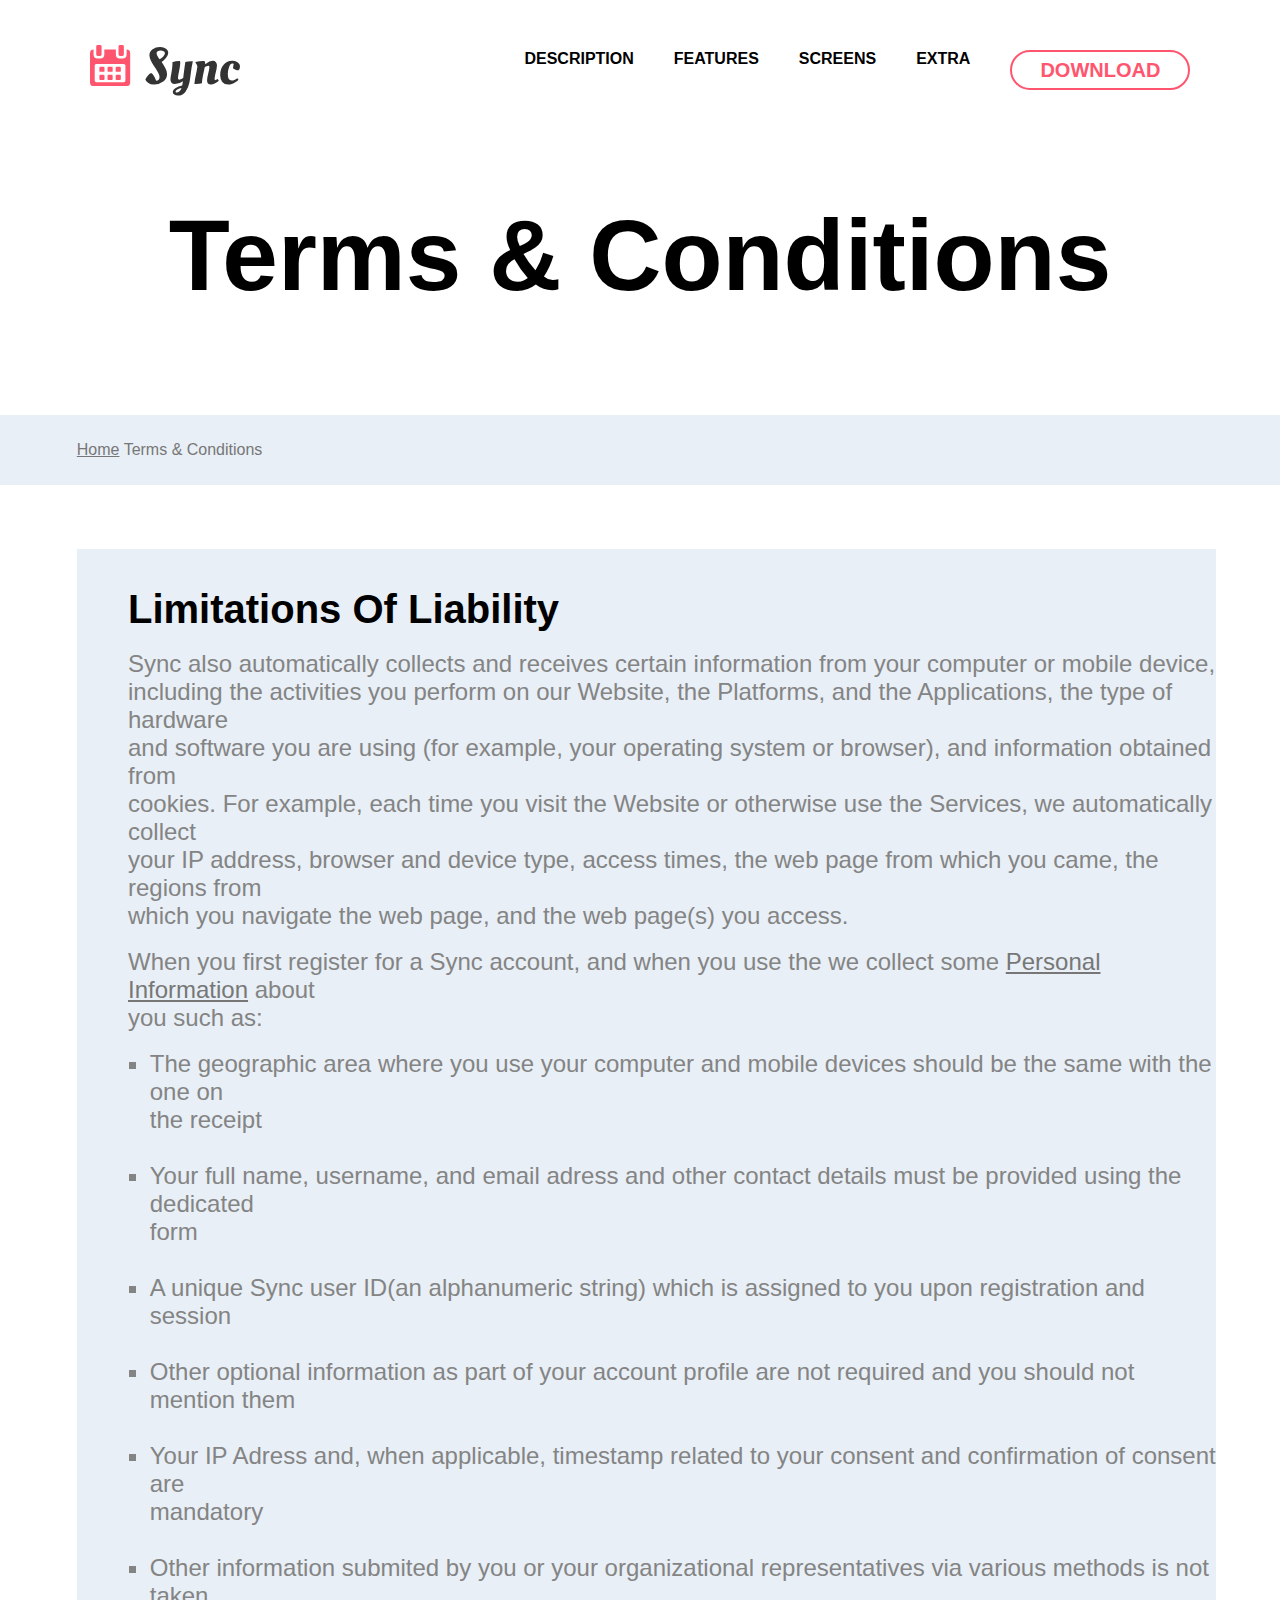
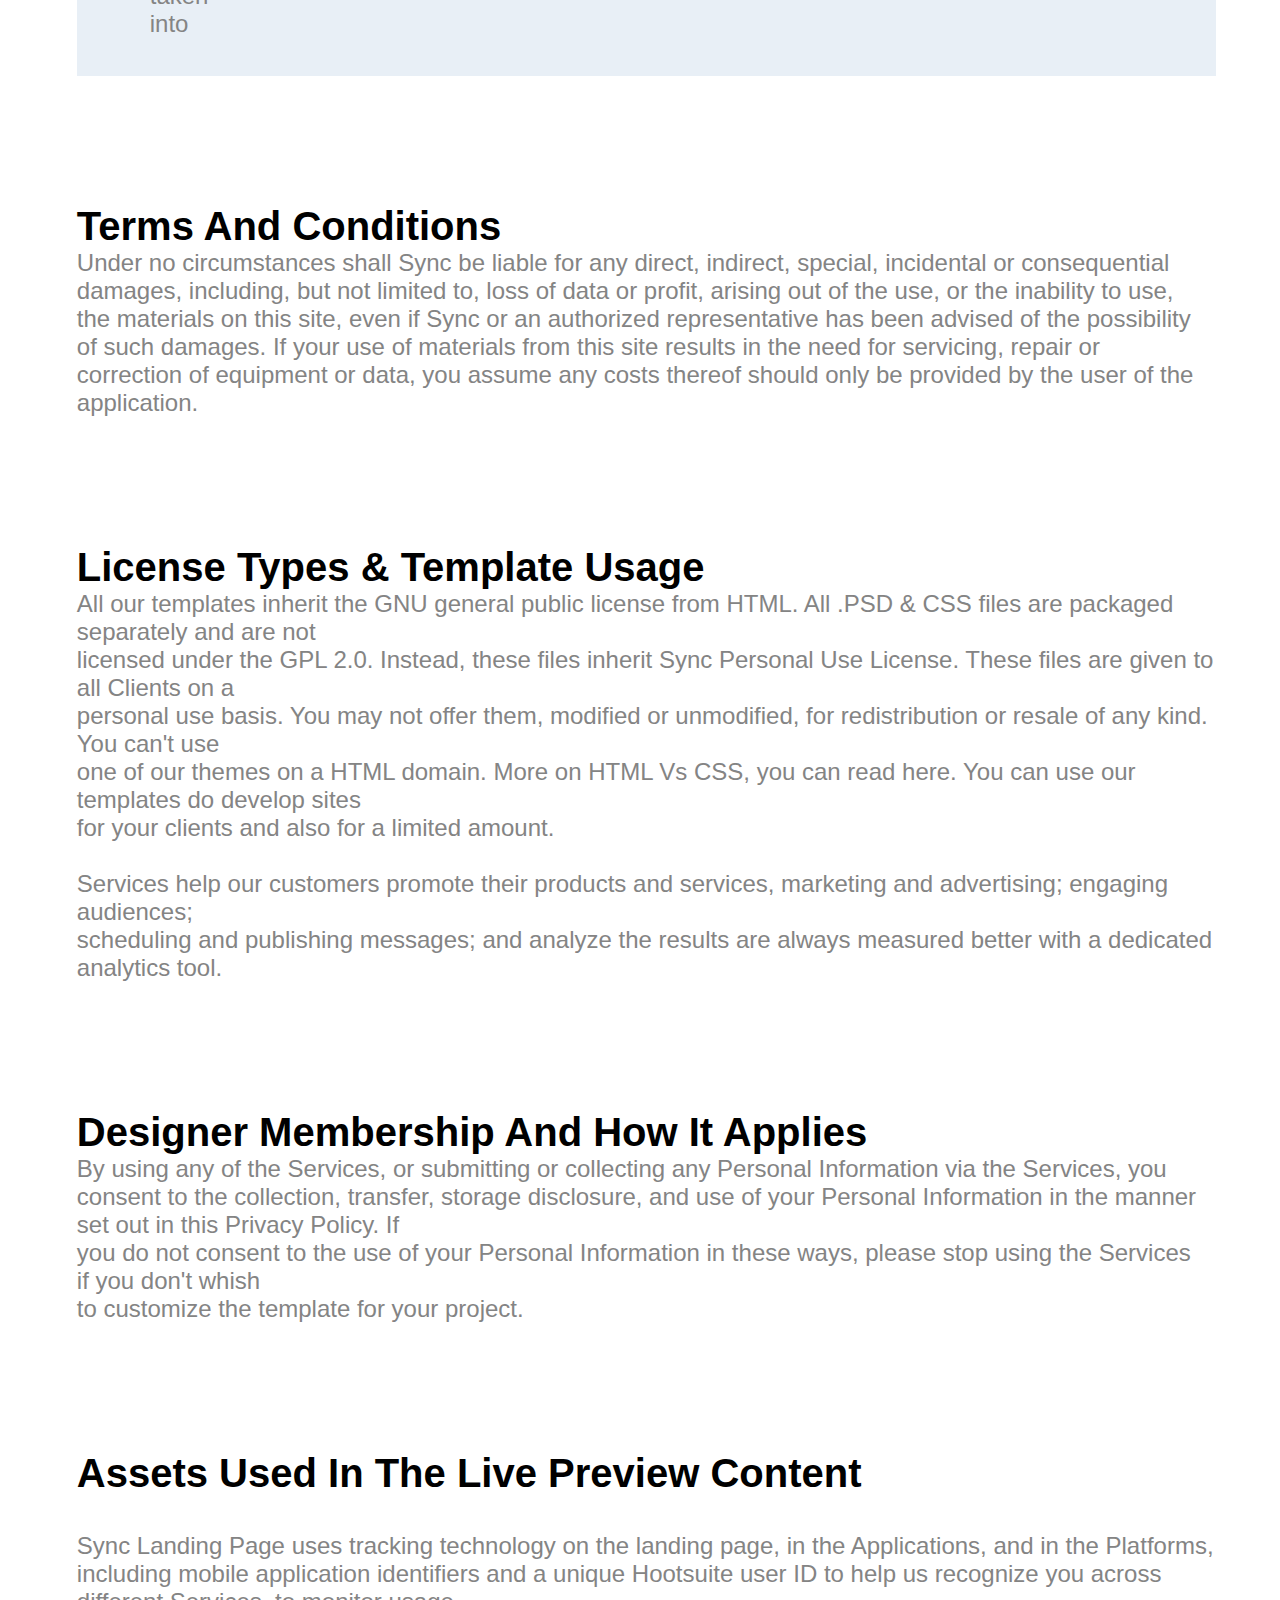
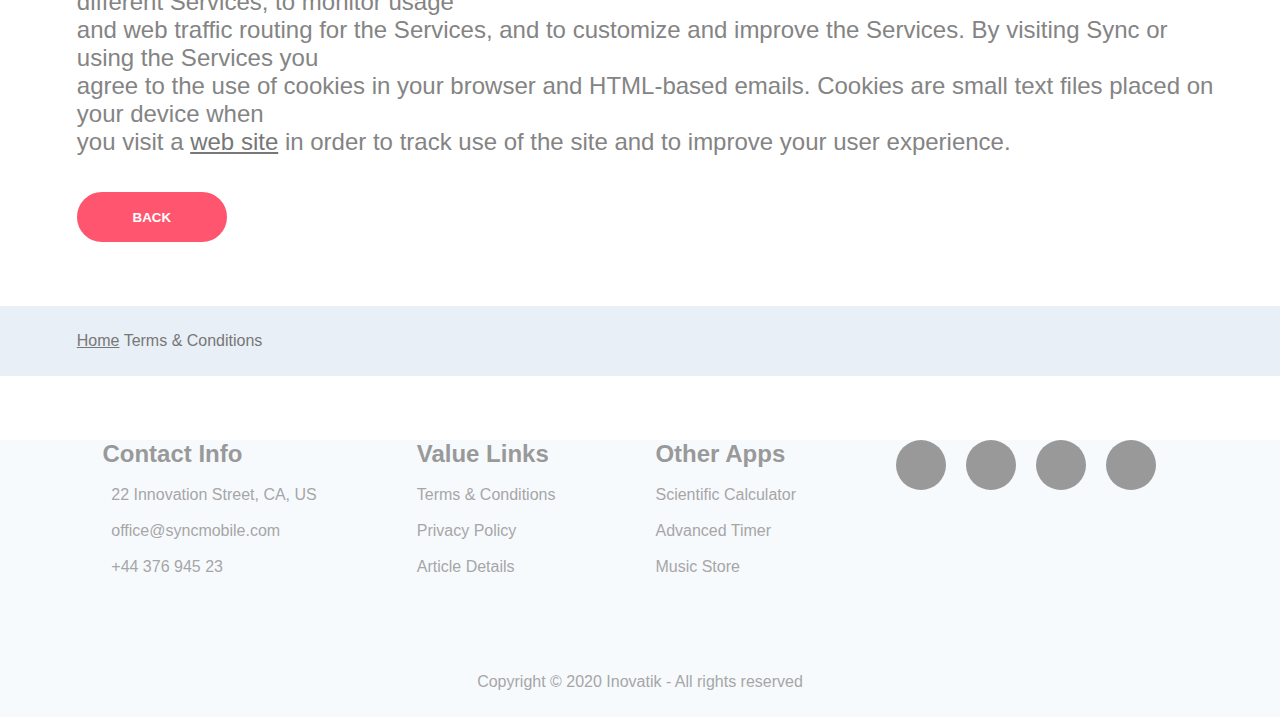
<file: conditions.html>
<!DOCTYPE html>
<html lang="en">
<head>
    <meta charset="UTF-8">
    <meta name="viewport" content="width=device-width, initial-scale=1.0">
    <title>Document</title>
    <link rel="stylesheet" href="estilos.css">
    <link rel="stylesheet" href="https://cdnjs.cloudflare.com/ajax/libs/font-awesome/6.5.1/css/all.min.css" integrity="sha512-DTOQO9RWCH3ppGqcWaEA1BIZOC6xxalwEsw9c2QQeAIftl+Vegovlnee1c9QX4TctnWMn13TZye+giMm8e2LwA==" crossorigin="anonymous" referrerpolicy="no-referrer" />
</head>
<body>
    <div>
        <header>
            <nav class="menu_header">
            <svg id="Layer_3" class="logo" data-name="Layer 3" xmlns="http://www.w3.org/2000/svg" viewBox="0 0 164.202 55.355"><defs><style>.cls-1{fill:#ff556e;}.cls-2{fill:#333;}</style></defs><title>logo</title><path class="cls-1" d="M15.786,24.635a1.02,1.02,0,0,0-1.021-1.02H11.2a1.02,1.02,0,0,0-1.02,1.02V28.2a1.02,1.02,0,0,0,1.02,1.021h3.562A1.02,1.02,0,0,0,15.786,28.2V24.635h0Z" transform="translate(0.101 0.177)"/><path class="cls-1" d="M24.689,24.635a1.02,1.02,0,0,0-1.02-1.02H20.107a1.02,1.02,0,0,0-1.02,1.02V28.2a1.02,1.02,0,0,0,1.02,1.021h3.563a1.02,1.02,0,0,0,1.02-1.021V24.635Z" transform="translate(0.101 0.177)"/><path class="cls-1" d="M33.592,24.635a1.02,1.02,0,0,0-1.02-1.02H29.01a1.02,1.02,0,0,0-1.021,1.02V28.2a1.02,1.02,0,0,0,1.021,1.021h3.562a1.02,1.02,0,0,0,1.02-1.021V24.635Z" transform="translate(0.101 0.177)"/><path class="cls-1" d="M15.786,33.538a1.02,1.02,0,0,0-1.021-1.02H11.2a1.02,1.02,0,0,0-1.02,1.02V37.1a1.02,1.02,0,0,0,1.02,1.02h3.562a1.02,1.02,0,0,0,1.021-1.02V33.538h0Z" transform="translate(0.101 0.177)"/><path class="cls-1" d="M24.689,33.538a1.02,1.02,0,0,0-1.02-1.02H20.107a1.02,1.02,0,0,0-1.02,1.02V37.1a1.02,1.02,0,0,0,1.02,1.02h3.563a1.02,1.02,0,0,0,1.02-1.02V33.538Z" transform="translate(0.101 0.177)"/><path class="cls-1" d="M33.592,33.538a1.02,1.02,0,0,0-1.02-1.02H29.01a1.02,1.02,0,0,0-1.021,1.02V37.1a1.02,1.02,0,0,0,1.021,1.02h3.563a1.02,1.02,0,0,0,1.02-1.02V33.538h0Z" transform="translate(0.101 0.177)"/><path class="cls-1" d="M39.962,4.83v5.44a4.443,4.443,0,0,1-4.453,4.441H32.7a4.466,4.466,0,0,1-4.48-4.441V4.811H15.556v5.46a4.466,4.466,0,0,1-4.48,4.441H8.267a4.443,4.443,0,0,1-4.453-4.441V4.83A4.05,4.05,0,0,0-.1,8.859V40.742A4.052,4.052,0,0,0,3.93,44.8H39.845a4.056,4.056,0,0,0,4.031-4.055V8.859A4.05,4.05,0,0,0,39.962,4.83Zm-1.3,33.926A1.743,1.743,0,0,1,36.914,40.5H6.784a1.743,1.743,0,0,1-1.743-1.743V22.288a1.743,1.743,0,0,1,1.743-1.743h30.13a1.743,1.743,0,0,1,1.743,1.743V38.757h0Z" transform="translate(0.101 0.177)"/><path class="cls-1" d="M8.257,11.795h2.779a1.527,1.527,0,0,0,1.527-1.526V1.35A1.527,1.527,0,0,0,11.036-.177H8.257A1.527,1.527,0,0,0,6.729,1.35v8.919A1.527,1.527,0,0,0,8.257,11.795Z" transform="translate(0.101 0.177)"/><path class="cls-1" d="M32.663,11.795h2.779a1.526,1.526,0,0,0,1.527-1.526V1.35A1.527,1.527,0,0,0,35.442-.177H32.663A1.527,1.527,0,0,0,31.136,1.35v8.919A1.527,1.527,0,0,0,32.663,11.795Z" transform="translate(0.101 0.177)"/><path class="cls-2" d="M84.225,31.249a10.336,10.336,0,0,1-4.159,8.66A16.071,16.071,0,0,1,69.982,43.1a10.376,10.376,0,0,1-6.58-2.022q-2.594-2.021-2.878-3.447A12.984,12.984,0,0,1,63.2,33.414a9.027,9.027,0,0,1,3.7-2.849q2.9,1.881,5.412,8.375,3.7-.113,3.7-4.045a11.662,11.662,0,0,0-1.737-5.327,51.841,51.841,0,0,0-3.789-5.925,42.459,42.459,0,0,1-3.789-6.21,13.923,13.923,0,0,1-1.737-6.125,7.966,7.966,0,0,1,3.5-6.837,13.235,13.235,0,0,1,7.891-2.507,10.876,10.876,0,0,1,6.809,1.88,5.381,5.381,0,0,1,2.422,4.273,8.361,8.361,0,0,1-1.823,4.9,21.122,21.122,0,0,1-3.646,3.988L78.3,18.486q0.684,0.913,1.652,2.336a42.189,42.189,0,0,1,2.62,4.843A13.668,13.668,0,0,1,84.225,31.249ZM79.867,12.562a8.523,8.523,0,0,0,1.4-1.795,4.286,4.286,0,0,0,.626-2.222,2.3,2.3,0,0,0-1.367-1.965,6.391,6.391,0,0,0-3.275-.8,5.5,5.5,0,0,0-3.191.883,2.538,2.538,0,0,0-1.281,2.108,6.449,6.449,0,0,0,.826,2.849,19.363,19.363,0,0,0,1.623,2.707l0.855,1.083a14.18,14.18,0,0,0,1.794-1.2A20.841,20.841,0,0,0,79.867,12.562Z" transform="translate(0.101 0.177)"/><path class="cls-2" d="M92.714,42.643q-4.786,0-4.785-5.241a61.229,61.229,0,0,1,1.139-7.235,55.09,55.09,0,0,0,1.14-9.971,5.418,5.418,0,0,0-.228-1.6,23.924,23.924,0,0,1,8.432-1.2,9.076,9.076,0,0,1,.285,2.734,51.61,51.61,0,0,1-1.253,8.034,52.576,52.576,0,0,0-1.254,7.862q0,1.767,1.481,1.766a7.928,7.928,0,0,0,4.273-1.766q0.284-3.362,2.278-17.719,1.994-.8,7.179-0.8h1.083a110.152,110.152,0,0,0-2.108,12.307q-1.025,8.033-1.652,11.166a22.668,22.668,0,0,1-4.415,10.228,10.317,10.317,0,0,1-8.4,3.959A6.754,6.754,0,0,1,92.173,54.1,3.224,3.224,0,0,1,90.493,51.3q0-2.279,2.792-4.159a21.733,21.733,0,0,1,7.521-2.905q0.513-2.508.8-4.843A15.545,15.545,0,0,1,92.714,42.643Zm2.764,5.926q-1.91,1.138-1.909,2.222a1.025,1.025,0,0,0,1.226,1.083,4.776,4.776,0,0,0,2.763-1.168,8.54,8.54,0,0,0,2.564-3.789A14.032,14.032,0,0,0,95.478,48.569Z" transform="translate(0.101 0.177)"/><path class="cls-2" d="M115.275,42.587h-1.082a60.561,60.561,0,0,1,1.624-10.255,85.925,85.925,0,0,0,1.623-8.6,6.732,6.732,0,0,0-1.595-3.988l-0.513-.684,0.057-.741a40.561,40.561,0,0,1,9.856-.854,6.342,6.342,0,0,1,.8,3.533q4.957-3.817,8.375-3.817a4.106,4.106,0,0,1,3.276,1.424,5.269,5.269,0,0,1,1.225,3.561,35.913,35.913,0,0,1-1.311,7.378,36.545,36.545,0,0,0-1.311,7.036q0,1.794.456,1.795a10.474,10.474,0,0,0,2.393-1.083l0.684-.342,1.026,1.994q-0.513.457-1.368,1.14a20.281,20.281,0,0,1-3.162,1.852A9.338,9.338,0,0,1,132.2,43.1q-4.16,0-4.159-4.729a38.373,38.373,0,0,1,1.282-7.35,40.243,40.243,0,0,0,1.281-6.894q0-1.539-.969-1.539a8.369,8.369,0,0,0-4.045,1.424q-0.171.97-1.14,5.128-2,8.944-1.994,12.647Q120.46,42.587,115.275,42.587Z" transform="translate(0.101 0.177)"/><path class="cls-2" d="M155.784,20.025q-2.279,0-3.646,3.789a23.726,23.726,0,0,0-1.367,8.118q0,6.838,4.216,6.837a7.417,7.417,0,0,0,2.905-.655,14.228,14.228,0,0,0,2.45-1.281l0.854-.685,1.311,1.767a9.282,9.282,0,0,1-1.823,1.652,25.073,25.073,0,0,1-2.563,1.709,15.1,15.1,0,0,1-3.077,1.254,12.755,12.755,0,0,1-3.7.569q-4.444,0-6.666-2.905a12.534,12.534,0,0,1-2.222-7.806q0-6.779,3.731-11a12.237,12.237,0,0,1,9.6-4.216,9.683,9.683,0,0,1,6.067,1.738,5.226,5.226,0,0,1,2.25,4.273,6.4,6.4,0,0,1-1.595,4.358,10.616,10.616,0,0,1-3.3-.627,7.651,7.651,0,0,1-2.849-1.538l0.854-5.014A2.548,2.548,0,0,0,155.784,20.025Z" transform="translate(0.101 0.177)"/></svg>
            
                <ul class="menu">
                    <li><a href="index.html#descripcion"><p>DESCRIPTION</p></a></li>
                    <li><a href=""><p>FEATURES </p></a></li>
                    <li><a href="index.html#SCREENS"><p>SCREENS</p></a></li>
                    <li><a href=""><p>EXTRA</p></a>
                    <ul class="menu_1">
                        <li><a href="article.html"><p>Article Details</p></a></li>
                        <li><a href="conditions.html"><p>TERMS CONDITIONS</p></a></li>
                        <li><a href="privacy.html"><p>PRIVACY POLICY</p></a></li>
                    </ul>
                    </li>
                    <li><button class="download_menu">DOWNLOAD</button></li>
                </ul>
           </nav>
        </header>
        <article>
            <div class="titulo1_conditions">
                <h1>Terms & Conditions</h1>
            </div>
            <div class="inico">
                <p><a href="index.html" id="link_inicio">Home</a> <i class="fa-solid fa-angles-right"></i> Terms & Conditions</p>
            </div>
            <div class="titulo2_conditions">
                <h2>Limitations Of Liability</h2>
                <br>
                <p>
                    Sync also automatically collects and receives certain information from your computer or mobile device,
                    <br> 
                    including the activities you perform on our Website, the Platforms, and the Applications, the type of hardware
                    <br>
                    and software you are using (for example, your operating system or browser), and information obtained from 
                    <br>
                    cookies. For example, each time you visit the Website or otherwise use the Services, we automatically collect 
                    <br>
                    your IP address, browser and device type, access times, the web page from which you came, the regions from 
                    <br>
                    which you navigate the web page, and the web page(s) you access.
                </p>
                <br>
                <p>
                    When you first register for a Sync account, and when you use the we collect some <a href="" id="link_inicio">Personal Information</a> about 
                    <br>
                    you such as:
                </p>
                <br>
                <ul>
                    <li>The geographic area where you use your computer and
                        mobile devices should be the same with the one on 
                        <br>
                        the receipt
                    </li>
                    <br>
                    <li>
                        Your full name, username, and email adress and other
                        contact details must be provided using the dedicated 
                        <br>
                        form
                    </li>
                    <br>
                    <li>
                        A unique Sync user ID(an alphanumeric string) which is
                        assigned to you upon registration and session
                    </li>
                    <br>
                    <li>
                        Other optional information as part of your account profile
                        are not required and you should not mention them 
                    </li>
                    <br>
                    <li>
                        Your IP Adress and, when applicable, timestamp related
                        to your consent and confirmation of consent are 
                        <br>
                        mandatory
                    </li>
                    <br>
                    <li>
                        Other information submited by you or your
                        organizational representatives via various methods is not taken
                        <br>
                        into
                    </li>
                </ul>
            </div>
            <div class="titulo_3-conditions">
                <h2>Terms And Conditions</h2>
                <p>
                    Under no circumstances shall Sync be liable for any direct, 
                    indirect, special, incidental or consequential damages, including,
                    but not limited to, loss of data or profit, arising out of the use,
                    or the inability to use, the materials on this site, even if Sync or 
                    an authorized representative has been advised of the possibility of 
                    such damages. If your use of materials from this site results in the 
                    need for servicing, repair or correction of equipment or data, you 
                    assume any costs thereof should only be provided by the user of the 
                    application.
                </p>
            </div>
            <div class="titulo_4-conditions">
                <h2>License Types & Template Usage</h2>
                <p>
                    All our templates inherit the GNU general public license from HTML. All .PSD & CSS files are packaged separately and are not 
                    <br>
                    licensed under the GPL 2.0. Instead, these files inherit Sync Personal Use License. These files are given to all Clients on a 
                    <br>
                    personal use basis. You may not offer them, modified or unmodified, for redistribution or resale of any kind. You can't use 
                    <br>
                    one of our themes on a HTML domain. More on HTML Vs CSS, you can read here. You can use our templates do develop sites 
                    <br>
                    for your clients and also for a limited amount.
                    <br><br>
                    Services help our customers promote their products and services, marketing and advertising; engaging audiences; 
                    <br>
                    scheduling and publishing messages; and analyze the results are always measured better with a dedicated analytics
                    tool.
                </p>
            </div>
            <div class="titulo_5-conditions">
                <h2>Designer Membership And How It Applies</h2>
                <p>
                    By using any of the Services, or submitting or collecting any Personal Information
                    via the Services, you consent to the collection, transfer, storage disclosure, 
                    and use of your Personal Information in the manner set out in this Privacy Policy. If 
                    <br>
                    you do not consent to the use of your Personal Information in these ways, please 
                    stop using the Services if you don't whish 
                    <br>
                    to customize the template for your project.
                </p>
            </div>
            <div class="titulo6_conditions">
                <h2>Assets Used In The Live Preview Content</h2>
                <br><br>
                <p>
                    Sync Landing Page uses tracking technology on the landing page, in the Applications, 
                    and in the Platforms, including mobile application identifiers and a unique Hootsuite 
                    user ID to help us recognize you across different Services, to monitor usage 
                    <br>
                    and web 
                    traffic routing for the Services, and to customize and improve the Services. By visiting Sync or using the Services you 
                    <br>
                    agree to the use of cookies in your browser and HTML-based emails. Cookies are small text files placed on your device when 
                    <br>
                    you visit a <a href="" id="link_inicio">web site</a> in order 
                    to track use of the site and to improve your user experience.
                </p>
                <br><br>
                <button class="boton-titulo_4">BACK</button>
            </div>
            <div class="inico">
                <p><a href="index.html" id="link_inicio">Home</a> <i class="fa-solid fa-angles-right"></i> Terms & Conditions</p>
            </div>
        </article>
        <footer>
            <div class="footer">
                <div class="contact_info">
                    <h2>Contact Info</h2>
                    <br>
                    <ul>
                        <li><i class="fa-solid fa-location-dot"></i> &nbsp;&nbsp;22 Innovation Street, CA, US</li>
                        <br>
                        <li><i class="fa-solid fa-envelope"></i> &nbsp;&nbsp;office@syncmobile.com</li>
                        <br>
                        <li><i class="fa-solid fa-phone"></i> &nbsp;&nbsp;+44 376 945 23</li>
                    </ul>
                </div>
                <div class="value_links">
                    <h2>Value Links</h2>
                    <br>
                    <ul>
                        <li>Terms & Conditions</li>
                        <br>
                        <li>Privacy Policy</li>
                        <br>
                        <li>Article Details</li>
                    </ul>
                </div>
                <div class="other_apps">
                    <h2>Other Apps</h2>
                    <br>
                    <ul>
                        <li>Scientific Calculator</li>
                        <br>
                        <li>Advanced Timer</li>
                        <br>
                        <li>Music Store</li>
                    </ul>
                </div>
                <div class="logos_footer">
                    <nav>
                        <div class="facebook_logo">
                            <i class="fa-brands fa-facebook-f" style="color: #ffffff;"></i>
                        </div>
                        <div class="twitter_logo">
                            <i class="fa-brands fa-twitter" style="color: #ffffff;"></i>
                        </div>
                        <div class="pinterest_logo">
                            <i class="fa-brands fa-pinterest-p" style="color: #ffffff;"></i>
                        </div>
                        <div class="instagram_logo">
                            <i class="fa-brands fa-instagram" style="color: #ffffff;"></i>
                        </div>
                    </nav>
            </div>
        </div>
        <br><br><br><br>
            <div class="copyright">
                <p>Copyright &#169 2020 Inovatik - All rights reserved</p>
            </div>
        </footer>
    </div>
</body>
</html>
</file>
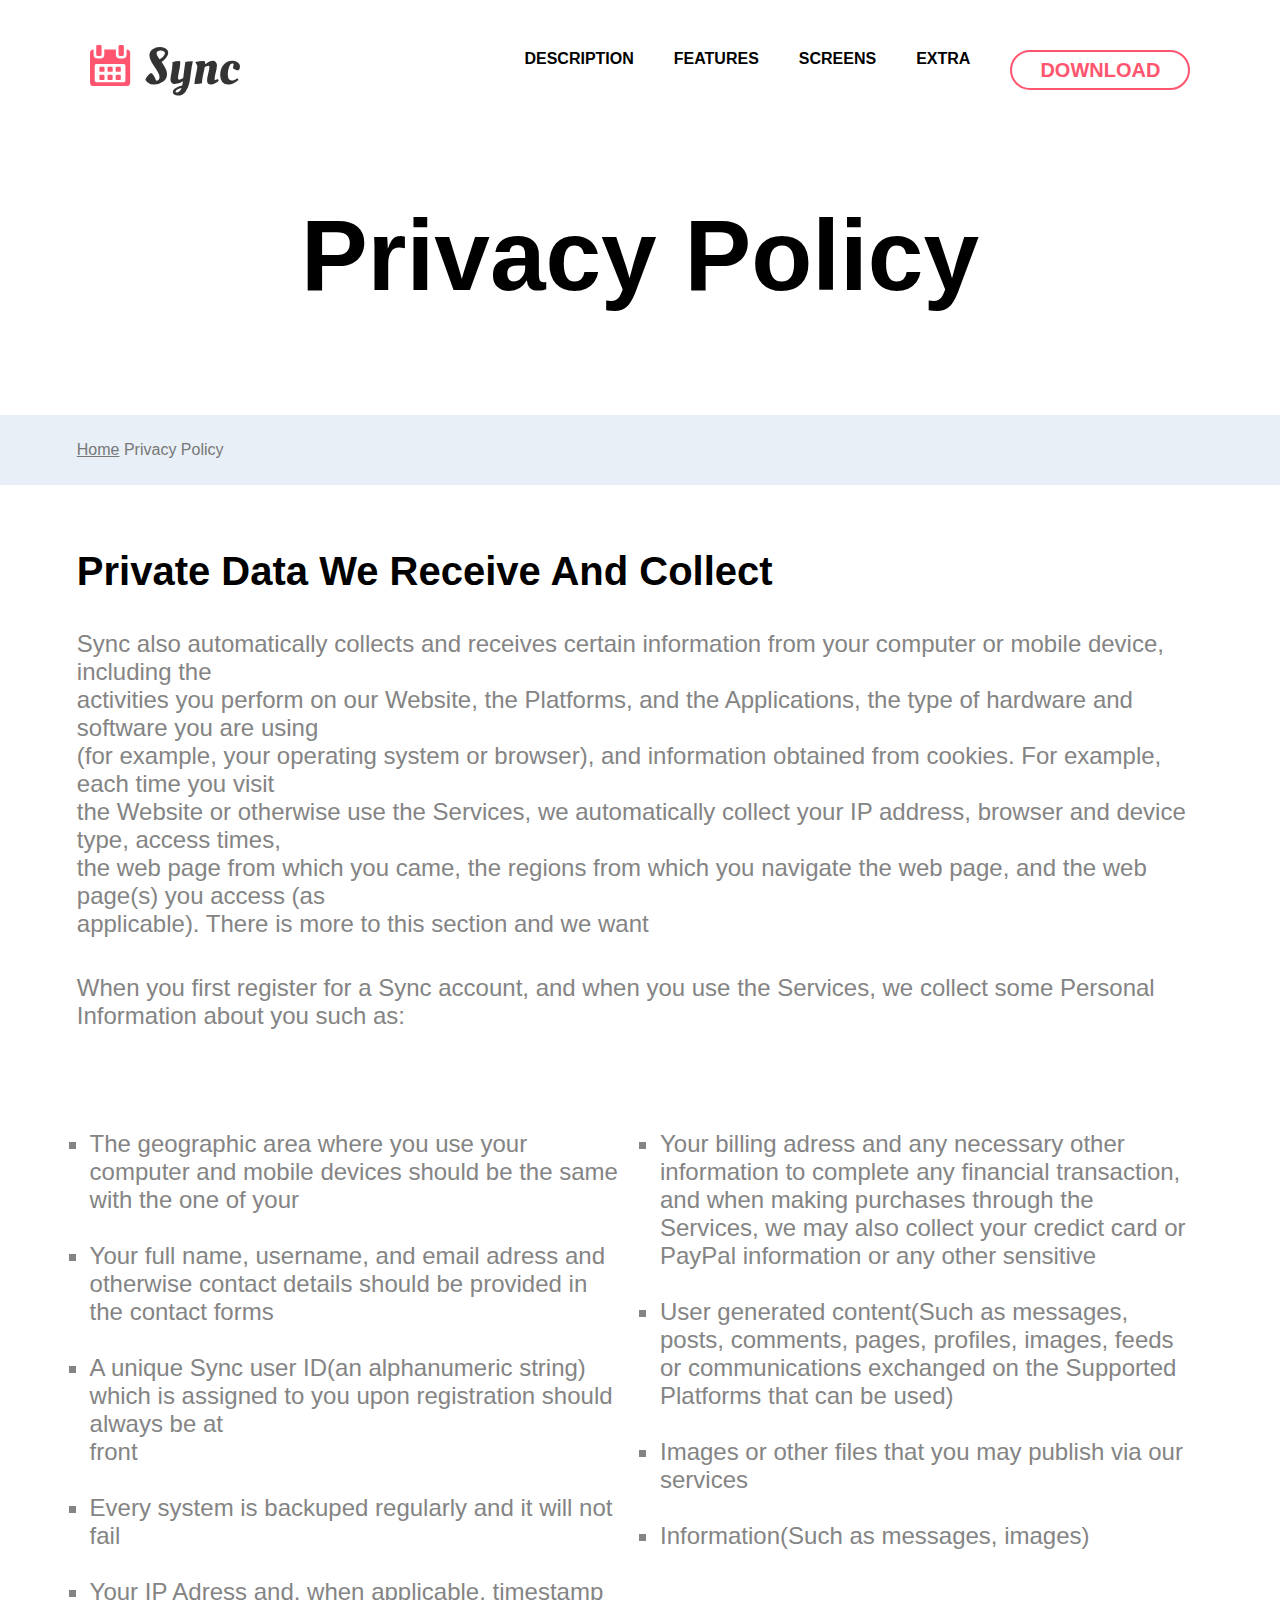
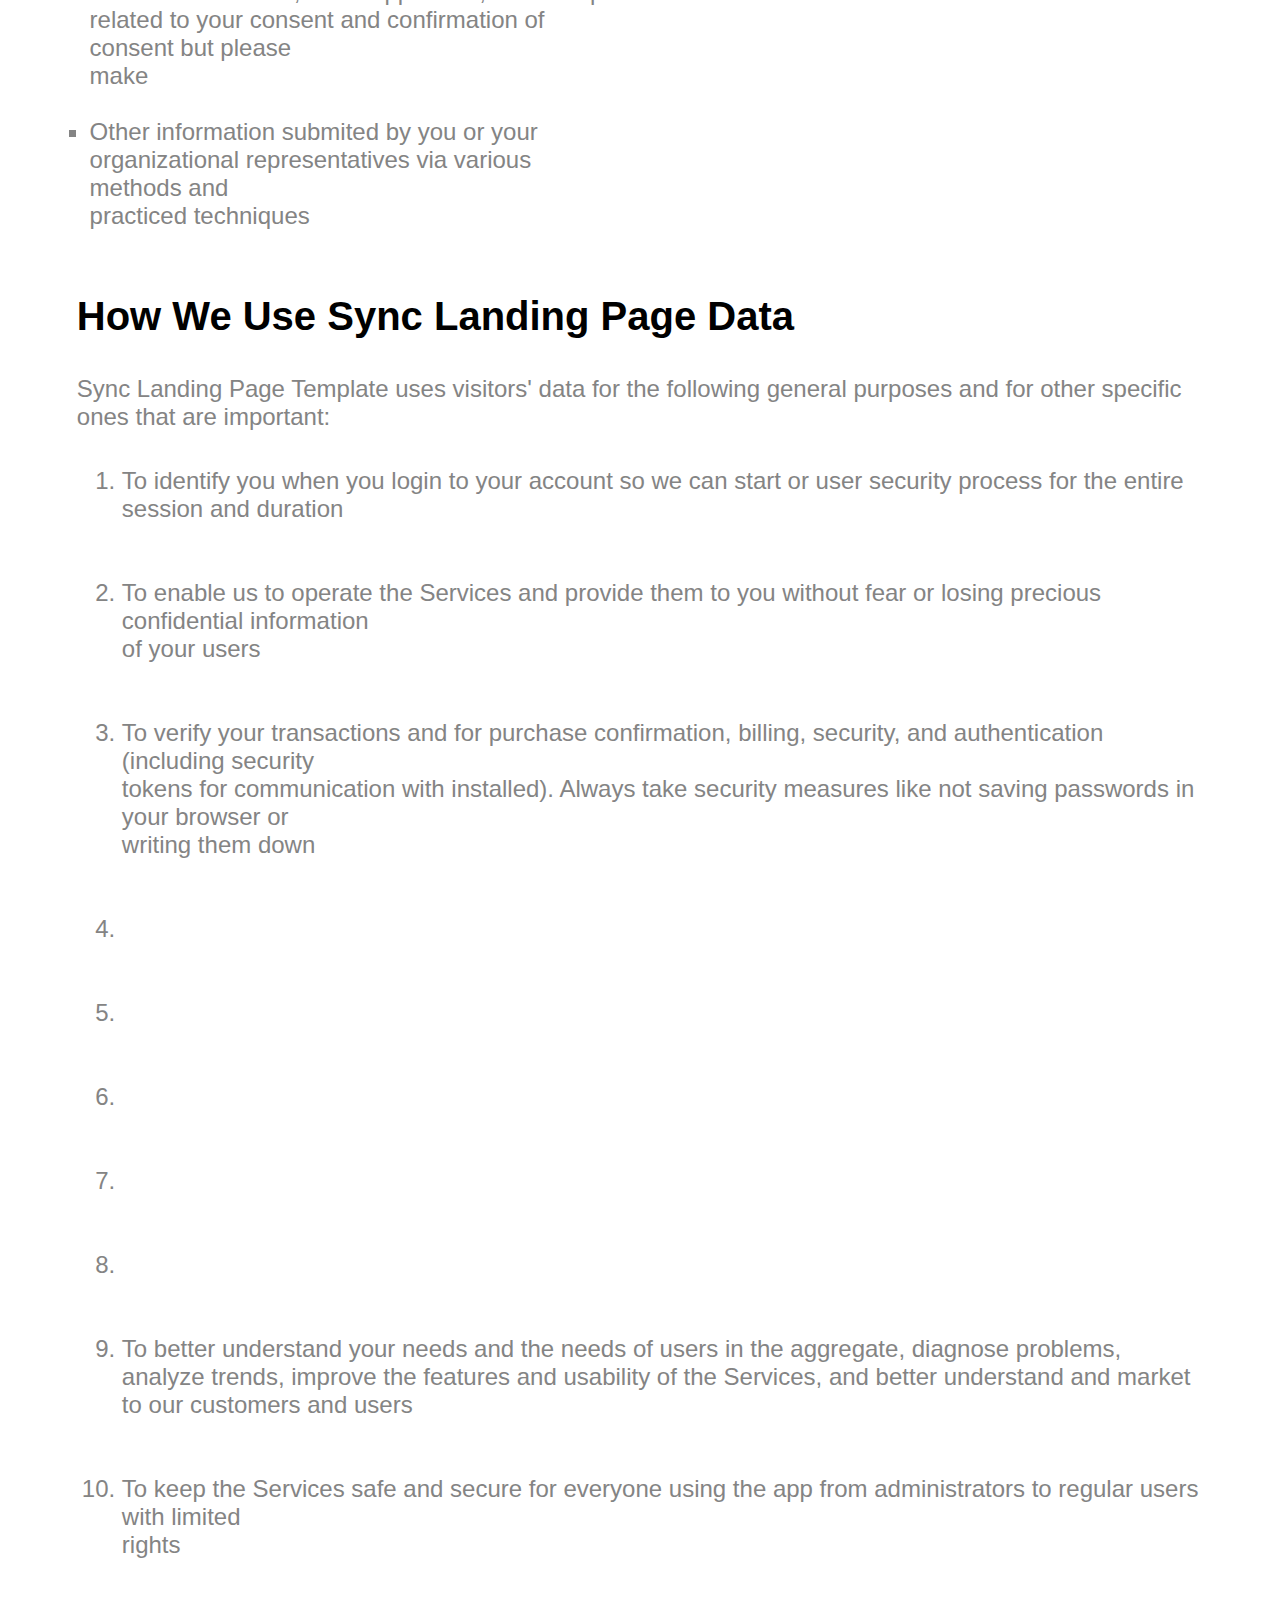
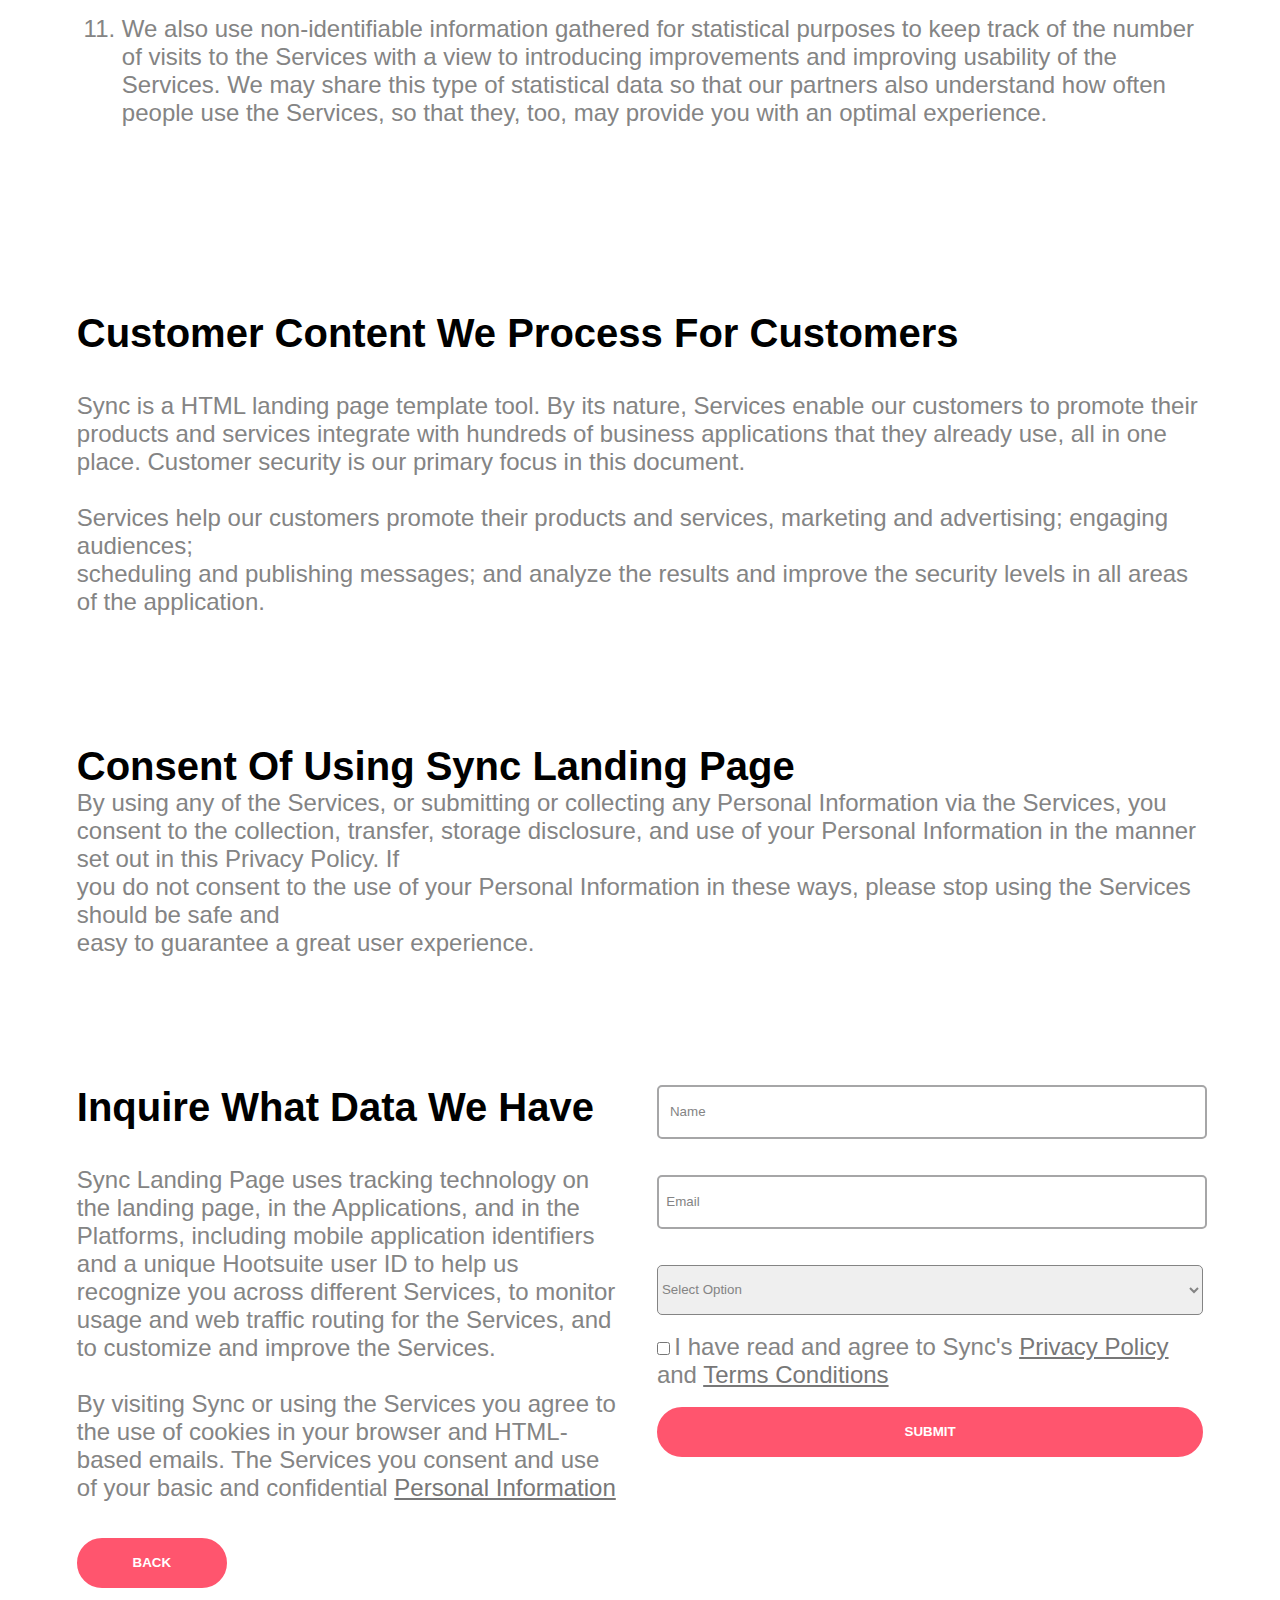
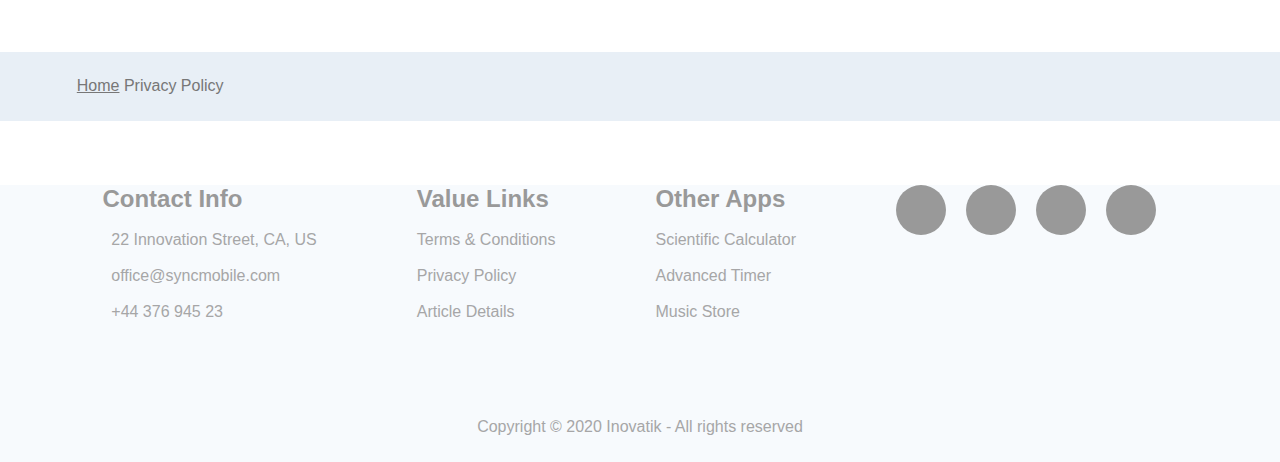
<file: privacy.html>
<!DOCTYPE html>
<html lang="en">
<head>
    <meta charset="UTF-8">
    <meta name="viewport" content="width=device-width, initial-scale=1.0">
    <title>Document</title>
    <link rel="stylesheet" href="estilos.css">
    <link rel="stylesheet" href="https://cdnjs.cloudflare.com/ajax/libs/font-awesome/6.5.1/css/all.min.css" integrity="sha512-DTOQO9RWCH3ppGqcWaEA1BIZOC6xxalwEsw9c2QQeAIftl+Vegovlnee1c9QX4TctnWMn13TZye+giMm8e2LwA==" crossorigin="anonymous" referrerpolicy="no-referrer" />
</head>
<body>
    <div>
        <header>
            <nav class="menu_header">
            <svg id="Layer_3" class="logo" data-name="Layer 3" xmlns="http://www.w3.org/2000/svg" viewBox="0 0 164.202 55.355"><defs><style>.cls-1{fill:#ff556e;}.cls-2{fill:#333;}</style></defs><title>logo</title><path class="cls-1" d="M15.786,24.635a1.02,1.02,0,0,0-1.021-1.02H11.2a1.02,1.02,0,0,0-1.02,1.02V28.2a1.02,1.02,0,0,0,1.02,1.021h3.562A1.02,1.02,0,0,0,15.786,28.2V24.635h0Z" transform="translate(0.101 0.177)"/><path class="cls-1" d="M24.689,24.635a1.02,1.02,0,0,0-1.02-1.02H20.107a1.02,1.02,0,0,0-1.02,1.02V28.2a1.02,1.02,0,0,0,1.02,1.021h3.563a1.02,1.02,0,0,0,1.02-1.021V24.635Z" transform="translate(0.101 0.177)"/><path class="cls-1" d="M33.592,24.635a1.02,1.02,0,0,0-1.02-1.02H29.01a1.02,1.02,0,0,0-1.021,1.02V28.2a1.02,1.02,0,0,0,1.021,1.021h3.562a1.02,1.02,0,0,0,1.02-1.021V24.635Z" transform="translate(0.101 0.177)"/><path class="cls-1" d="M15.786,33.538a1.02,1.02,0,0,0-1.021-1.02H11.2a1.02,1.02,0,0,0-1.02,1.02V37.1a1.02,1.02,0,0,0,1.02,1.02h3.562a1.02,1.02,0,0,0,1.021-1.02V33.538h0Z" transform="translate(0.101 0.177)"/><path class="cls-1" d="M24.689,33.538a1.02,1.02,0,0,0-1.02-1.02H20.107a1.02,1.02,0,0,0-1.02,1.02V37.1a1.02,1.02,0,0,0,1.02,1.02h3.563a1.02,1.02,0,0,0,1.02-1.02V33.538Z" transform="translate(0.101 0.177)"/><path class="cls-1" d="M33.592,33.538a1.02,1.02,0,0,0-1.02-1.02H29.01a1.02,1.02,0,0,0-1.021,1.02V37.1a1.02,1.02,0,0,0,1.021,1.02h3.563a1.02,1.02,0,0,0,1.02-1.02V33.538h0Z" transform="translate(0.101 0.177)"/><path class="cls-1" d="M39.962,4.83v5.44a4.443,4.443,0,0,1-4.453,4.441H32.7a4.466,4.466,0,0,1-4.48-4.441V4.811H15.556v5.46a4.466,4.466,0,0,1-4.48,4.441H8.267a4.443,4.443,0,0,1-4.453-4.441V4.83A4.05,4.05,0,0,0-.1,8.859V40.742A4.052,4.052,0,0,0,3.93,44.8H39.845a4.056,4.056,0,0,0,4.031-4.055V8.859A4.05,4.05,0,0,0,39.962,4.83Zm-1.3,33.926A1.743,1.743,0,0,1,36.914,40.5H6.784a1.743,1.743,0,0,1-1.743-1.743V22.288a1.743,1.743,0,0,1,1.743-1.743h30.13a1.743,1.743,0,0,1,1.743,1.743V38.757h0Z" transform="translate(0.101 0.177)"/><path class="cls-1" d="M8.257,11.795h2.779a1.527,1.527,0,0,0,1.527-1.526V1.35A1.527,1.527,0,0,0,11.036-.177H8.257A1.527,1.527,0,0,0,6.729,1.35v8.919A1.527,1.527,0,0,0,8.257,11.795Z" transform="translate(0.101 0.177)"/><path class="cls-1" d="M32.663,11.795h2.779a1.526,1.526,0,0,0,1.527-1.526V1.35A1.527,1.527,0,0,0,35.442-.177H32.663A1.527,1.527,0,0,0,31.136,1.35v8.919A1.527,1.527,0,0,0,32.663,11.795Z" transform="translate(0.101 0.177)"/><path class="cls-2" d="M84.225,31.249a10.336,10.336,0,0,1-4.159,8.66A16.071,16.071,0,0,1,69.982,43.1a10.376,10.376,0,0,1-6.58-2.022q-2.594-2.021-2.878-3.447A12.984,12.984,0,0,1,63.2,33.414a9.027,9.027,0,0,1,3.7-2.849q2.9,1.881,5.412,8.375,3.7-.113,3.7-4.045a11.662,11.662,0,0,0-1.737-5.327,51.841,51.841,0,0,0-3.789-5.925,42.459,42.459,0,0,1-3.789-6.21,13.923,13.923,0,0,1-1.737-6.125,7.966,7.966,0,0,1,3.5-6.837,13.235,13.235,0,0,1,7.891-2.507,10.876,10.876,0,0,1,6.809,1.88,5.381,5.381,0,0,1,2.422,4.273,8.361,8.361,0,0,1-1.823,4.9,21.122,21.122,0,0,1-3.646,3.988L78.3,18.486q0.684,0.913,1.652,2.336a42.189,42.189,0,0,1,2.62,4.843A13.668,13.668,0,0,1,84.225,31.249ZM79.867,12.562a8.523,8.523,0,0,0,1.4-1.795,4.286,4.286,0,0,0,.626-2.222,2.3,2.3,0,0,0-1.367-1.965,6.391,6.391,0,0,0-3.275-.8,5.5,5.5,0,0,0-3.191.883,2.538,2.538,0,0,0-1.281,2.108,6.449,6.449,0,0,0,.826,2.849,19.363,19.363,0,0,0,1.623,2.707l0.855,1.083a14.18,14.18,0,0,0,1.794-1.2A20.841,20.841,0,0,0,79.867,12.562Z" transform="translate(0.101 0.177)"/><path class="cls-2" d="M92.714,42.643q-4.786,0-4.785-5.241a61.229,61.229,0,0,1,1.139-7.235,55.09,55.09,0,0,0,1.14-9.971,5.418,5.418,0,0,0-.228-1.6,23.924,23.924,0,0,1,8.432-1.2,9.076,9.076,0,0,1,.285,2.734,51.61,51.61,0,0,1-1.253,8.034,52.576,52.576,0,0,0-1.254,7.862q0,1.767,1.481,1.766a7.928,7.928,0,0,0,4.273-1.766q0.284-3.362,2.278-17.719,1.994-.8,7.179-0.8h1.083a110.152,110.152,0,0,0-2.108,12.307q-1.025,8.033-1.652,11.166a22.668,22.668,0,0,1-4.415,10.228,10.317,10.317,0,0,1-8.4,3.959A6.754,6.754,0,0,1,92.173,54.1,3.224,3.224,0,0,1,90.493,51.3q0-2.279,2.792-4.159a21.733,21.733,0,0,1,7.521-2.905q0.513-2.508.8-4.843A15.545,15.545,0,0,1,92.714,42.643Zm2.764,5.926q-1.91,1.138-1.909,2.222a1.025,1.025,0,0,0,1.226,1.083,4.776,4.776,0,0,0,2.763-1.168,8.54,8.54,0,0,0,2.564-3.789A14.032,14.032,0,0,0,95.478,48.569Z" transform="translate(0.101 0.177)"/><path class="cls-2" d="M115.275,42.587h-1.082a60.561,60.561,0,0,1,1.624-10.255,85.925,85.925,0,0,0,1.623-8.6,6.732,6.732,0,0,0-1.595-3.988l-0.513-.684,0.057-.741a40.561,40.561,0,0,1,9.856-.854,6.342,6.342,0,0,1,.8,3.533q4.957-3.817,8.375-3.817a4.106,4.106,0,0,1,3.276,1.424,5.269,5.269,0,0,1,1.225,3.561,35.913,35.913,0,0,1-1.311,7.378,36.545,36.545,0,0,0-1.311,7.036q0,1.794.456,1.795a10.474,10.474,0,0,0,2.393-1.083l0.684-.342,1.026,1.994q-0.513.457-1.368,1.14a20.281,20.281,0,0,1-3.162,1.852A9.338,9.338,0,0,1,132.2,43.1q-4.16,0-4.159-4.729a38.373,38.373,0,0,1,1.282-7.35,40.243,40.243,0,0,0,1.281-6.894q0-1.539-.969-1.539a8.369,8.369,0,0,0-4.045,1.424q-0.171.97-1.14,5.128-2,8.944-1.994,12.647Q120.46,42.587,115.275,42.587Z" transform="translate(0.101 0.177)"/><path class="cls-2" d="M155.784,20.025q-2.279,0-3.646,3.789a23.726,23.726,0,0,0-1.367,8.118q0,6.838,4.216,6.837a7.417,7.417,0,0,0,2.905-.655,14.228,14.228,0,0,0,2.45-1.281l0.854-.685,1.311,1.767a9.282,9.282,0,0,1-1.823,1.652,25.073,25.073,0,0,1-2.563,1.709,15.1,15.1,0,0,1-3.077,1.254,12.755,12.755,0,0,1-3.7.569q-4.444,0-6.666-2.905a12.534,12.534,0,0,1-2.222-7.806q0-6.779,3.731-11a12.237,12.237,0,0,1,9.6-4.216,9.683,9.683,0,0,1,6.067,1.738,5.226,5.226,0,0,1,2.25,4.273,6.4,6.4,0,0,1-1.595,4.358,10.616,10.616,0,0,1-3.3-.627,7.651,7.651,0,0,1-2.849-1.538l0.854-5.014A2.548,2.548,0,0,0,155.784,20.025Z" transform="translate(0.101 0.177)"/></svg>
            
                <ul class="menu">
                    <li><a href="index.html#descripcion"><p>DESCRIPTION</p></a></li>
                    <li><a href=""><p>FEATURES </p></a></li>
                    <li><a href="index.html#SCREENS"><p>SCREENS</p></a></li>
                    <li><a href=""><p>EXTRA</p></a>
                    <ul class="menu_1">
                        <li><a href="article.html"><p>Article Details</p></a></li>
                        <li><a href="conditions.html"><p>TERMS CONDITIONS</p></a></li>
                        <li><a href="privacy.html"><p>PRIVACY POLICY</p></a></li>
                    </ul>
                    </li>
                    <li><button class="download_menu">DOWNLOAD</button></li>
                </ul>
           </nav>
        </header>
        <article>
            <div class="titulo1_privacy">
                <h1>Privacy Policy</h1>
            </div>
            <div class="inico">
                <p><a href="index.html" id="link_inicio">Home</a> <i class="fa-solid fa-angles-right"></i> Privacy Policy</p>
            </div>
            <div class="titulo2_privacy">
                <h2>Private Data We Receive And Collect</h2>
                <br><br>
                <p>
                    Sync also automatically collects and receives certain information from your computer or mobile device, including the 
                    <br>
                    activities you perform on our Website, the Platforms, and the Applications, the type of hardware and software you are using 
                    <br>
                    (for example, your operating system or browser), and information obtained from cookies. For example, each time you visit 
                    <br>
                    the Website or otherwise use the Services, we automatically collect your IP address, browser and device type, access times, 
                    <br>
                    the web page from which you came, the regions from which you navigate the web page, and the web page(s) you access (as 
                    <br>
                    applicable). There is more to this section and we want
                </p>
                <br><br>
                <p>
                    When you first register for a Sync account, and when you use the Services, we collect some Personal Information about you such as:
                </p>
                <br><br>
            </div>
            <div class="lista_extra">
                <div class="lista_extra1">
                    <ul>
                        <li>
                            The geographic area where you use your computer and
                            mobile devices should be the same with the one of your
                        </li>
                        <br>
                        <li>
                            Your full name, username, and email adress and otherwise
                            contact details should be provided in the contact forms
                        </li>
                        <br>
                        <li>
                            A unique Sync user ID(an alphanumeric string) which is
                            assigned to you upon registration should always be at
                            <br>
                            front
                        </li>
                        <br>
                        <li>
                            Every system is backuped regularly and it will not fail 
                        </li>
                        <br>
                        <li>
                            Your IP Adress and, when applicable, timestamp related
                            to your consent and confirmation of consent but please
                            <br>
                            make
                        </li>
                        <br>
                        <li>
                            Other information submited by you or your
                            organizational representatives via various methods and
                            <br>
                            practiced techniques
                        </li>
                    </ul>
                </div>
                <div class="lista_extra2">
                    <ul>
                        <li>
                            Your billing adress and any necessary other information
                            to complete any financial transaction, and when making
                            purchases through the Services, we may also collect your
                            credict card or PayPal information or any other sensitive
                        </li>
                        <br>
                        <li>
                            User generated content(Such as messages, posts,
                            comments, pages, profiles, images, feeds or
                            communications exchanged on the Supported Platforms
                            that can be used)
                        </li>
                        <br>
                        <li>
                            Images or other files that you may publish via our
                            <br>
                            services
                        </li>
                        <br>
                        <li>
                            Information(Such as messages, images)
                        </li>
                    </ul>
                </div>
            </div>
            <div class="titulo_3-privacy">
                <h2>How We Use Sync Landing Page Data</h2>
                <br><br>
                <p>
                    Sync Landing Page Template uses visitors' data for the following general
                    purposes and for other specific ones that are important:
                </p>
                <br><br>
                <ol>
                    <li>To identify you when you login to your account so we can start or user security
                        process for the entire session and duration 
                    </li>
                    <br><br>
                    <li>
                        To enable us to operate the Services and provide them to you without
                        fear or losing precious confidential information 
                        <br>
                        of your users
                    </li>
                    <br><br>
                    <li>
                        To verify your transactions and for purchase confirmation, billing, security, and authentication (including security
                        <br>
                        tokens for communication with installed). Always take security measures like not saving passwords in your browser or
                        <br>
                        writing them down
                    </li>
                    <br><br>
                    <li></li>
                    <br><br>
                    <li></li>
                    <br><br>
                    <li></li>
                    <br><br>
                    <li></li>
                    <br><br>
                    <li></li>
                    <br><br>
                    <li>
                        To better understand your needs and the needs of users in the aggregate, diagnose problems,
                        analyze trends, improve the features and usability of the Services, and better understand and
                        market to our customers and users 
                    </li>
                    <br><br>
                    <li>
                        To keep the Services safe and secure for everyone using the app from administrators to regular users with limited
                        <br>
                        rights 
                    </li>
                    <br><br>
                    <li>
                        We also use non-identifiable information gathered for statistical purposes to keep track 
                        of the number of visits to the Services with a view to introducing improvements and improving 
                        usability of the Services. We may share this type of statistical data so that our partners also 
                        understand how often people use the Services, so that they, too, may provide you with an optimal experience.
                    </li>
                    <br><br>
                </ol>
            </div>
            <div class="titulo_4-privacy">
                <h2>Customer Content We Process For Customers</h2>
                <br><br>
                <p>
                    Sync is a HTML landing page template tool. By its nature, Services enable our customers to promote their products 
                    and services integrate with hundreds of business applications that they already use, all in one place. Customer security 
                    is our primary focus in this document.
                    <br><br>
                    Services help our customers promote their products and services, marketing and advertising; engaging audiences; 
                    <br>
                    scheduling and publishing messages; and analyze the results and improve the security levels in all areas of the application.
                </p>
            </div>
            <div class="titulo_5-privacy">
                <h2>Consent Of Using Sync Landing Page</h2>
                <p>
                    By using any of the Services, or submitting or collecting any Personal Information via the Services, you consent to the 
                    collection, transfer, storage disclosure, and use of your Personal Information in the manner set out in this Privacy Policy. If 
                    <br>
                    you do not consent to the use of your Personal Information in these ways, please stop using the Services should be safe and 
                    <br>
                    easy to guarantee a great user experience.
                </p>
            </div>
            <div class="titulo_6-conditions">
                <div class="titulo_6-conditions1">
                    <h2>Inquire What Data We Have</h2>
                    <br><br>
                    <p>
                        Sync Landing Page uses tracking technology on the landing page, in the Applications, 
                        and in the Platforms, including mobile application identifiers and a unique Hootsuite 
                        user ID to help us recognize you across different Services, to monitor usage and web 
                        traffic routing for the Services, and to customize and improve the Services. 
                        <br><br>
                        By visiting Sync or using the Services you agree to the use of cookies in your browser and HTML-based 
                        emails. The Services you consent and use of your basic and confidential <a href="" id="link_inicio">Personal Information</a>
                    </p>
                    <br><br>
                    <button class="boton-titulo_4">BACK</button>
                </div>
                <div class="titulo_6-conditions2">
                    <form>
                        <input type="text" id="name" value=" &nbsp;&nbsp;Name " required>
                        <br><br><br>
                        <input type="email" id="email" value=" &nbsp;&nbsp;Email " required>
                        <br><br><br>
                        <select name="options" id="options" value="options">
                            <option value="">Select Option</option>
                            <option value="">Select Option</option>
                        </select>
                        <br><br>
                        <input type="checkbox"> <label for="" id="label">I have read and agree to Sync's <a href="privacy.html" id="link_inicio">Privacy Policy</a> and <a href="conditions.html" id="link_inicio">Terms Conditions</a></label>
                        <br><br>
                        <button class="boton_formulario">SUBMIT</button>
                    </form>
                </div>
            </div>
            <div class="inico">
                <p><a href="index.html" id="link_inicio">Home</a> <i class="fa-solid fa-angles-right"></i> Privacy Policy</p>
            </div>
        </article>
        <footer>
            <div class="footer">
                <div class="contact_info">
                    <h2>Contact Info</h2>
                    <br>
                    <ul>
                        <li><i class="fa-solid fa-location-dot"></i> &nbsp;&nbsp;22 Innovation Street, CA, US</li>
                        <br>
                        <li><i class="fa-solid fa-envelope"></i> &nbsp;&nbsp;office@syncmobile.com</li>
                        <br>
                        <li><i class="fa-solid fa-phone"></i> &nbsp;&nbsp;+44 376 945 23</li>
                    </ul>
                </div>
                <div class="value_links">
                    <h2>Value Links</h2>
                    <br>
                    <ul>
                        <li>Terms & Conditions</li>
                        <br>
                        <li>Privacy Policy</li>
                        <br>
                        <li>Article Details</li>
                    </ul>
                </div>
                <div class="other_apps">
                    <h2>Other Apps</h2>
                    <br>
                    <ul>
                        <li>Scientific Calculator</li>
                        <br>
                        <li>Advanced Timer</li>
                        <br>
                        <li>Music Store</li>
                    </ul>
                </div>
                <div class="logos_footer">
                    <nav>
                        <div class="facebook_logo">
                            <i class="fa-brands fa-facebook-f" style="color: #ffffff;"></i>
                        </div>
                        <div class="twitter_logo">
                            <i class="fa-brands fa-twitter" style="color: #ffffff;"></i>
                        </div>
                        <div class="pinterest_logo">
                            <i class="fa-brands fa-pinterest-p" style="color: #ffffff;"></i>
                        </div>
                        <div class="instagram_logo">
                            <i class="fa-brands fa-instagram" style="color: #ffffff;"></i>
                        </div>
                    </nav>
            </div>
        </div>
        <br><br><br><br>
            <div class="copyright">
                <p>Copyright &#169 2020 Inovatik - All rights reserved</p>
            </div>
        </footer>
    </div>
</body>
</html>
</file>
<file: estilos.css>
* {
    margin: 0;
    padding: 0;
    font-family: sans-serif;
}

body {
    width: 100%;
    height: 100vh;
}

.logo {
    width: 150px;
}

.menu_header {
    display: flex;
    align-items: center;
    justify-content: space-between;
    padding-top: 45px;
    padding-left: 7%;
    padding-right: 7%;
    font-weight: bold;
   /* gap: 500px;*/
}

.menu{
    display: flex;
    gap: 40px;
    
}

.menu li a p:hover{
    color: #ff556e;
}
.menu_1 {
    background-color: white;
    position: absolute;
    display: none;
    width: 230px;
    text-align: center;  
    box-shadow: 0 0 4px 1px #999999;
}

.menu li:hover .menu_1 {
    display: block;
}

.menu_1 li a{
    display: block;
    padding: 20px 20px 20px 15px;
}

header li{
    list-style: none;
}

.menu a {
    color: black;
    text-decoration: none;
}

.download_menu {
    color:  #ff556e;
    background-color: white;
    border-color: #ff556e;
    border-style: solid;
    border-radius: 40px;
    width: 180px;
    height: 40px;
    font-size: 20px;
    font-weight: bold;
    
}

.download_menu:hover {
    background-color:#ff556e;
    color: white;
  }


.diamante_verde {
    width: 20px;
}

.circulo_amarillo {
    width: 25px;
}


.diamante_verde-circulo_amarillo {
    padding-top: 70px;
    padding-left: 6%;
    padding-right: 10%;
    padding-bottom: 30px;
    display: flex;
    align-items: center;
    justify-content: space-between;
}

.titulo1_descripcion {
    text-align: center;
    
}

.titulo1_descripcion h1 {
    font-size: 90px;
}

.titulo1_descripcion p {
    padding-left: 15%;
    width:  1000px;
    font-size: 25px;
    color: #848484;
}


.titulo1_descripcion .botones_titulo1 {
    gap: 10px;
    display: flex;
    padding-left: 37%;
}

.boton_apple {
    color: white;
    background-color:#ff556e;
    border-color: #ff556e;
    border-style: solid;
    border-radius: 30px;
    width: 150px;
    height: 50px;
    font-weight: bold; 
}

.boton_apple:hover {
    background-color:white;
    color:#ff556e;
  }

  .boton_googleplay {
    color: white;
    background-color:#ff556e;
    border-color: #ff556e;
    border-style: solid;
    border-radius: 30px;
    width: 150px;
    height: 50px;
    font-weight: bold; 
}

.boton_googleplay:hover {
    background-color:white;
    color:#ff556e;
  }

.circulo_azul {
    width: 80px;
    align-items: start;
    padding-left: 8%;
}

.items {
   display: flex;
   padding-left: 18%;
   gap: 120px;  
}

.item_user i{
    width: 120px;
    height: 120px;
    border-radius: 50%;
	display: flex;
	justify-content: center;
	align-items: center;
	text-align: center;
   margin:0px auto;
   padding:3%
    

}

.item_user i{
    background-color: #ebe7fa; 
    font-size: 70px;
    color: #aa7eec;
}

.item_user p {
    font-size: 20px;
    font-weight: bold;
}

.item_code i{
    width: 120px;
    height: 120px;
    border-radius: 50%;
	display: flex;
	justify-content: center;
	align-items: center;
	text-align: center;
  margin:0px auto;
  padding:3%
    

}

.item_code i{
    background-color: #daf4ef;
    
    font-size: 70px;
    color: #19ca94;
}

.item_code p {
    font-size: 20px;
    font-weight: bold;
}

.item_ajuste i{
    width: 120px;
    height: 120px;
    border-radius: 50%;
	display: flex;
	justify-content: center;
	align-items: center;
	text-align: center;
  margin:0px auto;
  padding:3%
    

}

.item_ajuste i{
    background-color: #f8e5ea;
    
    font-size: 70px;
    color: #ff556e;
}

.item_ajuste p {
    font-size: 20px;
    font-weight: bold;
}

.item_comentario i{
    width: 120px;
    height: 120px;
    border-radius: 50%;
	display: flex;
	justify-content: center;
	align-items: center;
	text-align: center;
  margin:0px auto;
  padding:3%
    

}

.item_comentario i{
    background-color: #f8f1de;
    
    font-size: 70px;
    color: #ffb30f;
}

.item_comentario p {
    font-size: 20px;
    font-weight: bold;
}

.items_cohete {
    display: flex;
    justify-content: center;
	align-items: center;
	text-align: center;
    
 }

.item_cohete i{
    width: 120px;
    height: 120px;
    border-radius: 50%;
	display: flex;
	justify-content: center;
	align-items: center;
	text-align: center;
  margin:0px auto;
  padding:3%
    

}

.item_cohete i{
    background-color: #e1f2fa;
    
    font-size: 70px;
    color: #4fb9e8;
}

.item_cohete p {
    font-size: 20px;
    font-weight: bold;
}

.titulo_2 {
    display: flex;
    padding-left: 5%;
    padding-right: 3%;
    padding-top: 10%;
    padding-bottom: 10%;
    gap: 35px;
}


.contenido_titulo_2 h1{
    font-size: 70px;
}

.contenido_titulo_2 p {
    font-size: 24px;
    color: #848484;
}

.lista_imagen2{
    font-size: 24px;
    color: #848484;
    list-style-type: square;
}

.boton_imagen2 {
    color: white;
    background-color:#ff556e;
    border-color: #ff556e;
    border-style: solid;
    border-radius: 30px;
    width: 150px;
    height: 50px;
    font-weight: bold; 
}

.boton_imagen2:hover {
    background-color:white;
    color:#ff556e;
}

.schedule {
    background-color: #e8eff6;
    display: flex;
    padding-left: 5%;
    padding-right: 3%;
    padding-top: 10%;
    padding-bottom: 10%;
    gap: 35px;
}

.boton_schedule{
    color: white;
    background-color: #9a67e7;
    border-color: #9a67e7;
    border-style: solid;
    width: 150px;
    height: 50px;
    font-size: 20px;
    margin-right: 6px;
    font-weight: bold; 
}

.boton_schedule:hover {
    background-color:white;
    color: #9a67e7;
}

.boton_tracking{
    color:#777777;
    background-color: white;
    border-color: white;
    border-style: solid;
    width: 150px;
    height: 50px;
    margin-left: 6px;
    font-size: 20px;
    font-weight: bold; 
}

.botn_organize{
    color:#777777;
    background-color: white;
    border-color: white;
    border-style: solid;
    width: 150px;
    height: 50px;
    font-size: 20px;
    font-weight: bold; 
}

.contenido_schedule{
    font-size: 24px;
    color: #848484;
}

.contenido_schedule b {
    color:#777777;
}

.lista_schedule{
    list-style: none;
}

.input_schedule {
    accent-color: white;
   
}

.input_schedule:checked {
    color: #4fb9e8;
    border-color: #19ca94;
}

.boton_terms {
    color: white;
    background-color:#ff556e;
    border-color: #ff556e;
    border-style: solid;
    border-radius: 30px;
    width: 150px;
    height: 50px;
    font-size: 20px;
    font-weight: bold; 
}

.boton_terms:hover {
    background-color:white;
    color:#ff556e;
}

.boton_privacy{
    color: black;
    background-color: white;
    border-color: black;
    border-style: solid;
    border-radius: 30px;
    width: 150px;
    height: 50px;
    font-size: 20px;
    font-weight: bold;
}

.titulo_user-testimonials{
    align-items: center;
    justify-content: center;
    text-align: center;
    background-color: #f7fafd;
    padding: 10%;
}

.opiniones_usuarios {
    display: flex;
}


.opiniones_usuarios1 {
    display: flex;
}

.imagen_user-testimonials {
    background-color: white;
    height: 130px;
    margin-right: 3%;
    margin-left: 3%;
    padding-top: 50px;
}

#SCREENS {
    font-size: 70px;
}

.opiniones i{
    font-size: 20px;
    color: #848484;
}

.opiniones_usuarios{
    gap: 30px;
}

.logos_estadisticas {
    display: flex;
    background-color: #e8eff6;
    gap: 120px;
    padding-right: 3%;
    padding-left: 3%;
    align-items: center;
    justify-content: center;
    height: 500px;
}

.logos_estadisticasuser {
    align-items: center;
    text-align: center;
    justify-content: center;
    font-size: 60px;
    color: #aa7eec;
}

.logos_estadisticasuser h1 {
    font-size: 70px;
    color:black;
}

.logos_estadisticasuser p {
    font-size: 20px;
    color:#848484;
}

.logos_estadisticascode{
    align-items: center;
    text-align: center;
    justify-content: center;
    font-size: 60px;
    color: #19ca94;
}

.logos_estadisticascode h1 {
    font-size: 70px;
    color:black;
}

.logos_estadisticascode p {
    font-size: 20px;
    color:#848484;
}

.logos_estadisticasajuste{
    align-items: center;
    text-align: center;
    justify-content: center;
    font-size: 60px;
    color: #ff556e;
}

.logos_estadisticasajuste h1 {
    font-size: 70px;
    color:black;
}

.logos_estadisticasajuste p {
    font-size: 20px;
    color:#848484;
}

.logos_estadisticascomentario{
    align-items: center;
    text-align: center;
    justify-content: center;
    font-size: 60px;
    color: #ffb30f;
}

.logos_estadisticascomentario h1 {
    font-size: 70px;
    color:black;
}

.logos_estadisticascomentario p {
    font-size: 20px;
    color:#848484;
}

.logos_estadisticascohete{
    align-items: center;
    text-align: center;
    justify-content: center;
    font-size: 60px;
    color: #4fb9e8;
}

.logos_estadisticascohete h1 {
    font-size: 70px;
    color:black;
}

.logos_estadisticascohete p {
    font-size: 20px;
    color:#848484;
}

.ultima_imagen{
   justify-content: center;
    text-align: center;
    padding-top: 15%;
    padding-left: 9%;
    position: relative;
    background-color: #f7fafd;
    padding-bottom: 10%;
}

.diamante_verde1 {
    position: absolute;
    margin-top: 10%;
    margin-left: 70%;
    width: 20px;
    top: 5%;
    z-index: 2;
}

.diamante_verde1 img{
    width: 20px;
}


.circulo_azul1 {
    position: absolute;
    width: 100px;
    margin-left: 78%;
    top: 35%;
    z-index: 3;
}

.circulo_azul1 img{
    width: 100px;
    
}

.imagen_ultimo {
    width: 1300px;
    position: relative;
    z-index: 1;
}

.circulo_amarillo1 {
    position: absolute;
    margin-left: 4%;
    width: 40px;
    align-items: start;
    z-index: 4;
    bottom: 30%;
    
}

.parrafo_ultimaimagen {
    font-size: 24px;
    color: #8f8f90;
    padding-right: 15%;
    padding-left: 6%;
}

.ultimos_botones {
    padding-right: 8%;
}

footer {
    background-color: #f7fafd;
}

.footer {
    display: flex;
    flex-direction:row;
    gap: 100px;
    padding-left: 8%;
    margin-top: 5%;
    padding-bottom: 2%;
}

footer h2 {
    color: #999999;
}

footer i {
    color: #999999;
}

.contact_info ul{
    color: #a6a6a7;
    list-style: none;
}

.value_links ul {
    color: #a6a6a7;
    list-style: none;
}

.other_apps ul {
    color: #a6a6a7;
    list-style: none;
}

.copyright {
    color: #a6a6a7;
    text-align: center;
    padding-bottom: 2%;
}

.logos_footer nav{
    display: flex;
    flex-direction: row;
    gap: 20px;
}


.facebook_logo {
    width: 50PX;
    height: 50px;
    border-radius: 50%;
    display: flex;
	justify-content: center;
	align-items: center;
    background-color: #999999;
    font-size: 25px;

}

.twitter_logo {
    width: 50PX;
    height: 50px;
    border-radius: 50%;
    display: flex;
	justify-content: center;
	align-items: center;
    background-color: #999999;
    font-size: 25px;
}

.pinterest_logo {
    width: 50PX;
    height: 50px;
    border-radius: 50%;
    display: flex;
	justify-content: center;
	align-items: center;
    background-color: #999999;
    font-size: 25px;
}

.instagram_logo{
    width: 50PX;
    height: 50px;
    border-radius: 50%;
    display: flex;
	justify-content: center;
	align-items: center;
    background-color: #999999;
    font-size: 25px;
}

.titulo1_article {
    text-align: center;
    font-size: 50px;
    padding-left: 10%;
    padding-right: 10%;
    margin-top: 8%;
    margin-bottom: 8%;
}

.inico {
    padding-left: 6%;
    background-color: #e8eff6;
    padding-top: 2%;
    padding-bottom: 2%;
    display: flex;
    color: #777777;
}

#link_inicio{
    color: #777777;
}

.titulo2_article {
    align-items: center;
    justify-content: center;
    
    padding-left: 6%;
    padding-right: 6%;
    padding-top: 7%;
}

.titulo2_article img {
    border-radius: 5px;
}

.titulo2_article h2 {
    font-size: 40px;
}

.titulo2_article p {
    font-size: 24px;
    color: #848484;
}

.lista_extra {
    display: flex;
    padding-left: 7%;
    padding-right: 7%;
    gap: 40px;
    font-size: 24px;
    color: #848484;
}

.lista_extra1 {
    width: 50%;
    list-style: square;
}

.lista_extra1 ul {
    list-style: square;
}

.lista_extra2 {
    width: 50%;
    list-style: square;
}

.lista_extra2 ul {
    list-style: square;
}

.titulo_3-article{
    display: flex;
    padding-left: 6%;
    padding-right: 6%;
    gap: 70px;
    padding-top: 5%;
    padding-bottom: 5%;
}

.titulo_3-article-contenido{
    width: 50%;
}

.titulo_3-article-contenido h2{
    font-size: 40px;
}

.titulo_3-article-contenido p{
    font-size: 24px;
    color: #848484;
}

.titulo_3-article-imagen {
    width: 50%;
}

.titulo_3-article-imagen img {
    border-radius: 5px;
}

.parrafo_article {
    background-color: #e8eff6;
    margin-left: 6%;
    margin-right: 8%;
    padding-left: 4%;
    padding-top: 3%;
    padding-bottom: 3%;
}

.parrafo_article i{
    font-size: 22px;
    color: #848484;
}

.titulo_4-article{
    padding-top: 5%;
    padding-left: 6%;
    padding-right: 6%;
    padding-bottom: 5%;
}

.titulo_4-article h2 {
    font-size: 40px;
}

.titulo_4-article p {
    
    font-size: 24px;
    color: #848484;
}

.boton-titulo_4 {
    color: white;
    background-color:#ff556e;
    border-color: #ff556e;
    border-style: solid;
    border-radius: 30px;
    width: 150px;
    height: 50px;
    font-weight: bold; 
}

.boton-titulo_4:hover {
    background-color:white;
    color:#ff556e;
}

.titulo1_privacy {
    text-align: center;
    font-size: 50px;
    padding-left: 10%;
    padding-right: 10%;
    margin-top: 8%;
    margin-bottom: 8%;
}

.titulo2_privacy {
    padding-top: 5%;
    padding-left: 6%;
    padding-right: 6%;
    padding-bottom: 5%;
}

.titulo2_privacy h2 {
    font-size: 40px;
}

.titulo2_privacy p {
    font-size: 24px;
    color: #848484;
}

.titulo_3-privacy {
    padding-top: 5%;
    padding-left: 6%;
    padding-right: 6%;
    padding-bottom: 5%;
}

.titulo_3-privacy h2 {
    font-size: 40px;
}

.titulo_3-privacy p {
    font-size: 24px;
    color: #848484;
}

.titulo_3-privacy ol {
    padding-left: 4%;
    font-size: 24px;
    color: #848484;
}

.titulo_4-privacy {
    padding-top: 5%;
    padding-left: 6%;
    padding-right: 6%;
    padding-bottom: 5%;
}

.titulo_4-privacy h2 {
    font-size: 40px;
}

.titulo_4-privacy p {
    font-size: 24px;
    color: #848484;
}

.titulo_5-privacy {
    padding-top: 5%;
    padding-left: 6%;
    padding-right: 6%;
    padding-bottom: 5%;
}

.titulo_5-privacy h2 {
    font-size: 40px;
}

.titulo_5-privacy p {
    font-size: 24px;
    color: #848484;
}

.titulo_6-conditions {
    display: flex;
    padding-top: 5%;
    padding-left: 6%;
    padding-right: 6%;
    padding-bottom: 5%;
}

.titulo_6-conditions1 {
    width: 50%;
}

.titulo_6-conditions2 {
    width: 50%;
    padding-left: 3%;
}

.titulo_6-conditions1 h2 {
    font-size: 40px;
}

.titulo_6-conditions1 p{
    font-size: 24px;
    color: #848484;
}

#name {
    width: 100%;
    height: 50px;
    color: #848484;
    border-color:#a6a6a7;
    border-style: solid;
    border-radius: 5px;
}

#email {
    width: 100%;
    height: 50px;
    color: #848484;
    border-color:#a6a6a7;
    border-style: solid;
    border-radius: 5px;
}

#options {
    width: 100%;
    height: 50px;
    color: #848484;
    border-color: #848484;
    border-style: solid;
    border-radius: 5px;
}

.boton_formulario {
    color: white;
    background-color:#ff556e;
    border-color: #ff556e;
    border-style: solid;
    border-radius: 30px;
    width: 100%;
    height: 50px;
    font-weight: bold; 
}

.boton_formulario:hover {
    background-color:white;
    color:#ff556e;
}

#label {
    font-size: 24px;
    color: #848484;
}

.titulo1_conditions {
    text-align: center;
    font-size: 50px;
    padding-left: 10%;
    padding-right: 10%;
    margin-top: 8%;
    margin-bottom: 8%;
}

.titulo2_conditions {
    background-color: #e8eff6;
    margin-top: 5%;
    margin-left: 6%;
    margin-right: 5%;
    margin-bottom: 5%;
    padding-left: 4%;
    padding-top: 3%;
    padding-bottom: 3%;
}

.titulo2_conditions h2 {
        font-size: 40px;
}
    
.titulo2_conditions p{
        font-size: 24px;
        color: #848484;
}

.titulo2_conditions ul {
    padding-left: 2%;
    font-size: 24px;
    color: #848484;
    list-style: square;
}

.titulo_3-conditions{
    padding-top: 5%;
    padding-left: 6%;
    padding-right: 6%;
    padding-bottom: 5%;
}

.titulo_3-conditions h2 {
    font-size: 40px;
}

.titulo_3-conditions p {
    font-size: 24px;
    color: #848484;
}

.titulo_4-conditions{
    padding-top: 5%;
    padding-left: 6%;
    padding-right: 5%;
    padding-bottom: 5%;
}

.titulo_4-conditions h2 {
    font-size: 40px;
}

.titulo_4-conditions p {
    font-size: 24px;
    color: #848484;
}

.titulo_5-conditions{
    padding-top: 5%;
    padding-left: 6%;
    padding-right: 6%;
    padding-bottom: 5%;
}

.titulo_5-conditions h2 {
    font-size: 40px;
}

.titulo_5-conditions p {
    font-size: 24px;
    color: #848484;
}

.titulo6_conditions{
    padding-top: 5%;
    padding-left: 6%;
    padding-right: 5%;
    padding-bottom: 5%;
}

.titulo6_conditions h2 {
    font-size: 40px;
}

.titulo6_conditions p {
    font-size: 24px;
    color: #848484;
}
</file>
